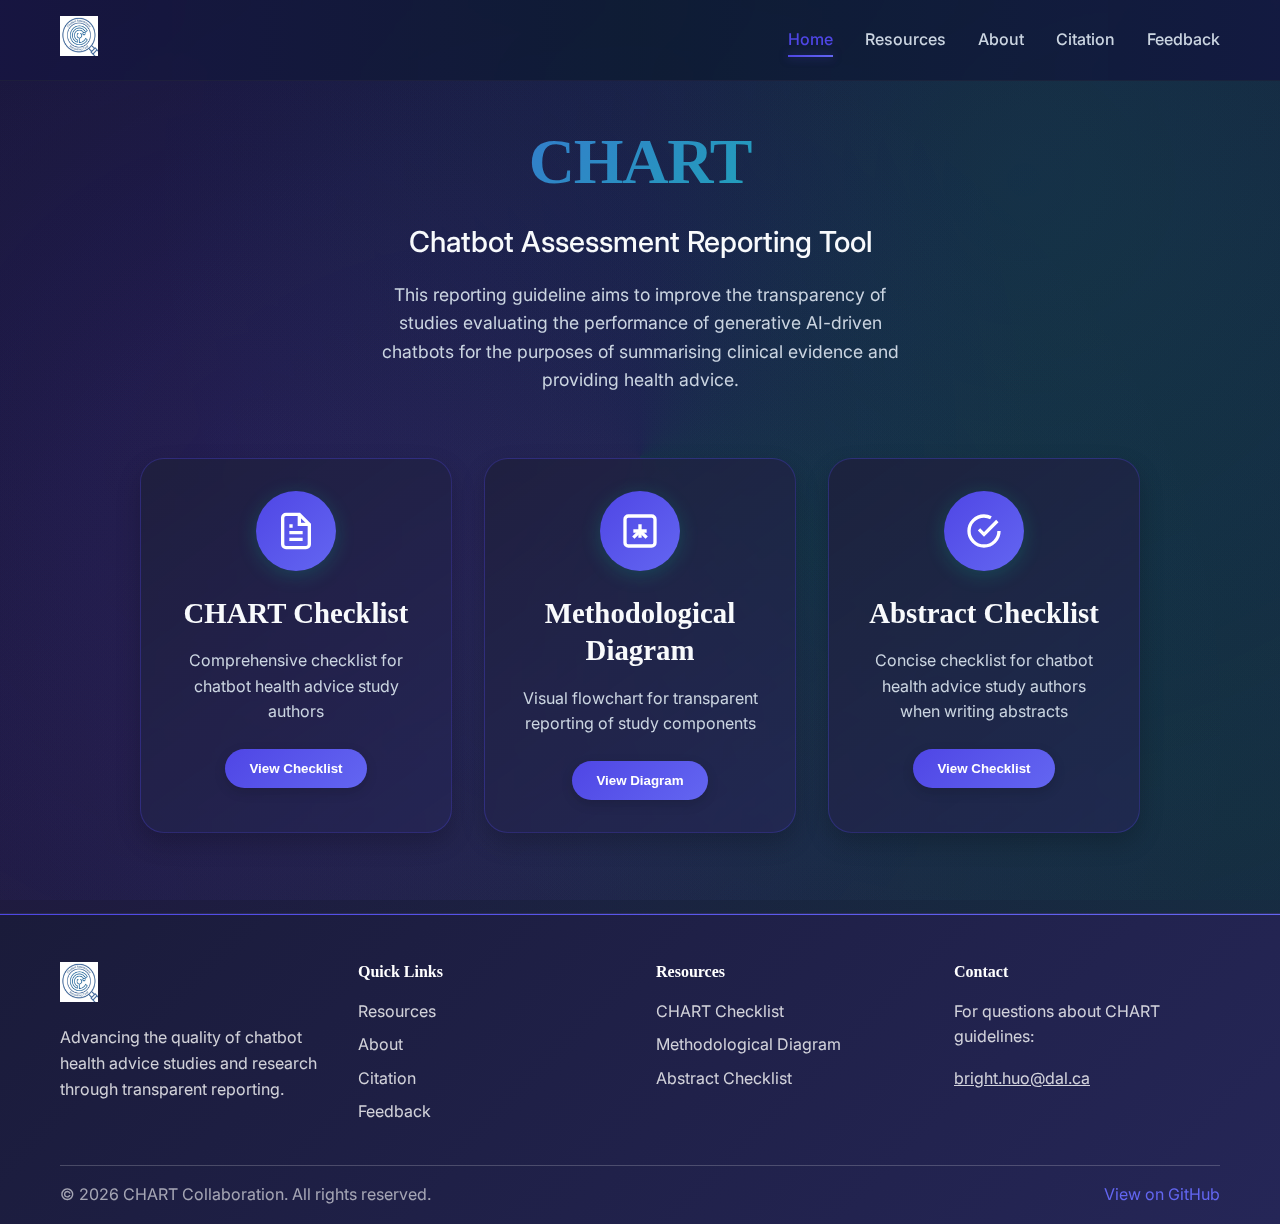
<file: index.html>
<!DOCTYPE html>
<html lang="en">
<head>
    <meta charset="UTF-8">
    <meta name="viewport" content="width=device-width, initial-scale=1.0">
    <title>CHART - Reporting Guideline for Chatbot Health Advice</title>
    <meta name="description" content="CHART: A comprehensive reporting guideline for Chatbot Health Advice studies. Includes full checklist, flow diagram, and abstract checklist.">
    <link rel="preconnect" href="https://fonts.googleapis.com">
    <link rel="preconnect" href="https://fonts.gstatic.com" crossorigin>
    <link href="https://fonts.googleapis.com/css2?family=Inter:wght@300;400;500;600;700;800&family=JetBrains+Mono:wght@400;500;600&family=Plus+Jakarta+Sans:wght@300;400;500;600;700;800&display=swap" rel="stylesheet">
    <link rel="stylesheet" href="style.css">
</head>
<body>
    <!-- Navigation Header -->
    <header class="header">
        <div class="container">
            <div class="nav-brand">
                <img src="CHARTlogo.png" alt="CHART Logo" class="logo">
            </div>
            <nav class="nav">
                <ul class="nav-list">
                    <li><a href="index.html" class="nav-link">Home</a></li>
                    <li><a href="resources.html" class="nav-link">Resources</a></li>
                    <li><a href="about.html" class="nav-link">About</a></li>
                    <li><a href="citation.html" class="nav-link">Citation</a></li>
                    <li><a href="feedback.html" class="nav-link">Feedback</a></li>
                </ul>
            </nav>
            <button class="mobile-menu-toggle" aria-label="Toggle mobile menu">
                <span></span>
                <span></span>
                <span></span>
            </button>
        </div>
    </header>

    <!-- Home Section -->
    <main class="home-page">
        <div class="container">
            <div class="hero-content">
                <h1 class="hero-title">CHART</h1>
                <p class="hero-subtitle"> Chatbot Assessment Reporting Tool</p>
                <p class="hero-description">This reporting guideline aims to improve the transparency of studies evaluating the performance of generative AI-driven chatbots for the purposes of summarising clinical evidence and providing health advice.</p>
            </div>
            
            <!-- Three Main Resource Icons -->
            <div class="resource-icons">
                <div class="resource-card" data-resource="full-checklist">
                    <div class="icon-wrapper">
                        <svg class="resource-icon" viewBox="0 0 24 24" fill="none" stroke="currentColor" stroke-width="2">
                            <path d="M14 2H6a2 2 0 0 0-2 2v16a2 2 0 0 0 2 2h12a2 2 0 0 0 2-2V8z"/>
                            <polyline points="14,2 14,8 20,8"/>
                            <line x1="16" y1="13" x2="8" y2="13"/>
                            <line x1="16" y1="17" x2="8" y2="17"/>
                            <polyline points="10,9 9,9 8,9"/>
                        </svg>
                    </div>
                    <h3>CHART Checklist</h3>
                    <p>Comprehensive checklist for chatbot health advice study authors</p>
                    <button class="icon-btn" onclick="openResource('FullCHecklist.pdf')">View Checklist</button>
                </div>
                
                <div class="resource-card" data-resource="flow-diagram">
                    <div class="icon-wrapper">
                        <svg class="resource-icon" viewBox="0 0 24 24" fill="none" stroke="currentColor" stroke-width="2">
                            <rect x="3" y="3" width="18" height="18" rx="2" ry="2"/>
                            <path d="M12 8v8"/>
                            <path d="M8 12h8"/>
                            <path d="M16 16l-4-4-4 4"/>
                        </svg>
                    </div>
                    <h3>Methodological Diagram</h3>
                    <p>Visual flowchart for transparent reporting of study components</p>
                    <button class="icon-btn" onclick="openResource('MethodologicalDiagram.pdf')">View Diagram</button>
                </div>
                
                <div class="resource-card" data-resource="abstract-checklist">
                    <div class="icon-wrapper">
                        <svg class="resource-icon" viewBox="0 0 24 24" fill="none" stroke="currentColor" stroke-width="2">
                            <path d="M9 11l3 3l8-8"/>
                            <path d="M21 12c0 4.97-4.03 9-9 9s-9-4.03-9-9s4.03-9 9-9c1.51 0 2.93.37 4.18 1.03"/>
                        </svg>
                    </div>
                    <h3>Abstract Checklist</h3>
                    <p>Concise checklist for chatbot health advice study authors when writing abstracts</p>
                    <button class="icon-btn" onclick="openResource('AbstractChecklist.pdf')">View Checklist</button>
                </div>
            </div>
        </div>
    </main>



    <!-- Footer -->
    <footer class="footer">
        <div class="container">
            <div class="footer-content">
                <div class="footer-section">
                    <img src="CHARTlogo.png" alt="CHART Logo" class="footer-logo">
                    <p>Advancing the quality of chatbot health advice studies and research through transparent reporting.</p>
                </div>
                <div class="footer-section">
                    <h4>Quick Links</h4>
                    <ul class="footer-links">
                        <li><a href="resources.html">Resources</a></li>
                        <li><a href="about.html">About</a></li>
                        <li><a href="citation.html">Citation</a></li>
                        <li><a href="feedback.html">Feedback</a></li>
                    </ul>
                </div>
                <div class="footer-section">
                    <h4>Resources</h4>
                    <ul class="footer-links">
                        <li><a href="FullCHecklist.pdf" target="_blank">CHART Checklist</a></li>
                        <li><a href="MethodologicalDiagram.pdf" target="_blank">Methodological Diagram</a></li>
                        <li><a href="AbstractChecklist.pdf" target="_blank">Abstract Checklist</a></li>
                    </ul>
                </div>
                <div class="footer-section">
                    <h4>Contact</h4>
                    <p>For questions about CHART guidelines:</p>
                    <p><a href="mailto:bright.huo@dal.ca" style="color: inherit;">bright.huo@dal.ca</a></p>
                </div>
            </div>
            <div class="footer-bottom">
                <p>&copy; <span id="year"></span> CHART Collaboration. All rights reserved.</p>
                <p><a href="https://github.com/AaronYuuu/guideline" target="_blank" rel="noopener">View on GitHub</a></p>
            </div>
        </div>
    </footer>

    <script src="script.js"></script>
</body>
</html>
</file>
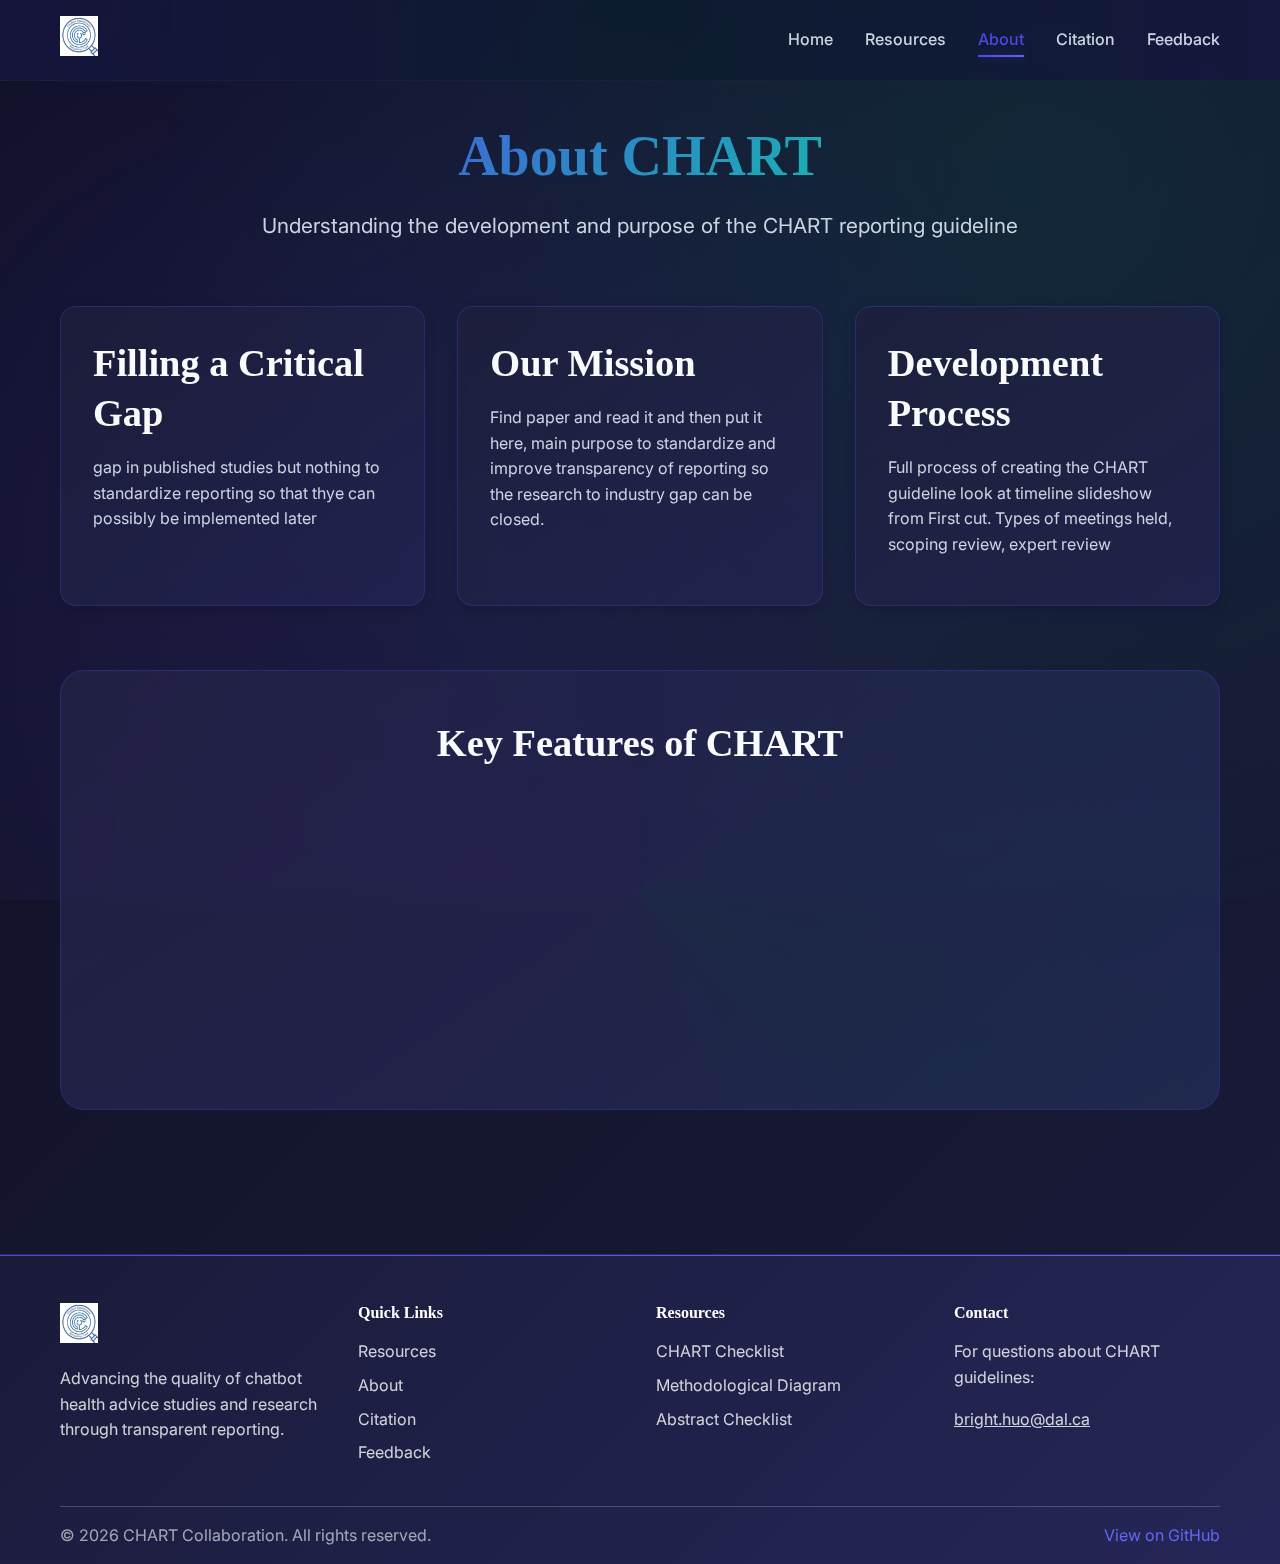
<file: about.html>
<!DOCTYPE html>
<html lang="en">
<head>
    <meta charset="UTF-8">
    <meta name="viewport" content="width=device-width, initial-scale=1.0">
    <title>About - CHART Reporting Guideline</title>
    <meta name="description" content="Learn about the CHART reporting guideline development and purpose.">
    <link rel="preconnect" href="https://fonts.googleapis.com">
    <link rel="preconnect" href="https://fonts.gstatic.com" crossorigin>
    <link href="https://fonts.googleapis.com/css2?family=Inter:wght@300;400;500;600;700;800&family=JetBrains+Mono:wght@400;500;600&family=Plus+Jakarta+Sans:wght@300;400;500;600;700;800&display=swap" rel="stylesheet">
    <link rel="stylesheet" href="style.css">
</head>
<body>
    <!-- Navigation Header -->
    <header class="header">
        <div class="container">
            <div class="nav-brand">
                <img src="CHARTlogo.png" alt="CHART Logo" class="logo">
            </div>
            <nav class="nav">
                <ul class="nav-list">
                    <li><a href="index.html" class="nav-link">Home</a></li>
                    <li><a href="resources.html" class="nav-link">Resources</a></li>
                    <li><a href="about.html" class="nav-link active">About</a></li>
                    <li><a href="citation.html" class="nav-link">Citation</a></li>
                    <li><a href="feedback.html" class="nav-link">Feedback</a></li>
                </ul>
            </nav>
            <button class="mobile-menu-toggle" aria-label="Toggle mobile menu">
                <span></span>
                <span></span>
                <span></span>
            </button>
        </div>
    </header>

    <!-- About Page Content -->
    <main class="page-content">
        <div class="container">
            <div class="page-header">
                <h1 class="page-title">About CHART</h1>
                <p class="page-subtitle">Understanding the development and purpose of the CHART reporting guideline</p>
            </div>

            <div class="content-grid">
                <div class="content-block">
                    <h2>Filling a Critical Gap</h2>
                    <p>
                        gap in published studies but nothing to standardize reporting so that thye can possibly be implemented later
                    </p>
                </div>
                <div class="content-block">
                    <h2>Our Mission</h2>
                    <p>
                    Find paper and read it and then put it here, main purpose to standardize and improve transparency of reporting so the research to industry gap can be closed.
                    </p>
                </div>
                <div class="content-block">
                    <h2>Development Process</h2>
                    <p>
                    Full process of creating the CHART guideline look at timeline slideshow from First cut. Types of meetings held, scoping review, expert review
                    </p>
                </div>
            </div>

            <div class="highlight-section">
                <h2>Key Features of CHART</h2>
                <div class="features-grid">
                    <div class="feature-item">
                        <div class="feature-icon">
                            <svg viewBox="0 0 24 24" fill="none" stroke="currentColor" stroke-width="2">
                                <path d="M12 2l3.09 6.26L22 9.27l-5 4.87 1.18 6.88L12 17.77l-6.18 3.25L7 14.14 2 9.27l6.91-1.01L12 2z"/>
                            </svg>
                        </div>
                        <h3>Evidence-Based</h3>
                        <p>Developed through a comprehensive scoping review and multiple expert consensus rounds including a Delphi consensus</p>
                    </div>
                    <div class="feature-item">
                        <div class="feature-icon">
                            <svg viewBox="0 0 24 24" fill="none" stroke="currentColor" stroke-width="2">
                                <path d="M21 16V8a2 2 0 0 0-1-1.73l-7-4a2 2 0 0 0-2 0l-7 4A2 2 0 0 0 3 8v8a2 2 0 0 0 1 1.73l7 4a2 2 0 0 0 2 0l7-4A2 2 0 0 0 21 16z"/>
                                <polyline points="3.27,6.96 12,12.01 20.73,6.96"/>
                                <line x1="12" y1="22.08" x2="12" y2="12"/>
                            </svg>
                        </div>
                        <h3>Comprehensive</h3>
                        <p>Covers all aspects of chatbot health advice study reporting</p>
                    </div>
                    <div class="feature-item">
                        <div class="feature-icon">
                            <svg viewBox="0 0 24 24" fill="none" stroke="currentColor" stroke-width="2">
                                <path d="M17 21v-2a4 4 0 0 0-4-4H5a4 4 0 0 0-4 4v2"/>
                                <circle cx="9" cy="7" r="4"/>
                                <path d="m22 21-3-3m0-1a7 7 0 1 1 0-14 7 7 0 0 1 0 14z"/>
                            </svg>
                        </div>
                        <h3>User-Friendly</h3>
                        <p>Designed for researchers, reviewers, and journal editors to easily understand if standards have been met</p>
                    </div>
                </div>
            </div>
        </div>
    </main>

 


    <!-- Footer -->
    <footer class="footer">
        <div class="container">
            <div class="footer-content">
                <div class="footer-section">
                    <img src="CHARTlogo.png" alt="CHART Logo" class="footer-logo">
                    <p>Advancing the quality of chatbot health advice studies and research through transparent reporting.</p>
                </div>
                <div class="footer-section">
                    <h4>Quick Links</h4>
                    <ul class="footer-links">
                        <li><a href="resources.html">Resources</a></li>
                        <li><a href="about.html">About</a></li>
                        <li><a href="citation.html">Citation</a></li>
                        <li><a href="feedback.html">Feedback</a></li>
                    </ul>
                </div>
                <div class="footer-section">
                    <h4>Resources</h4>
                    <ul class="footer-links">
                        <li><a href="FullCHecklist.pdf" target="_blank">CHART Checklist</a></li>
                        <li><a href="MethodologicalDiagram.pdf" target="_blank">Methodological Diagram</a></li>
                        <li><a href="AbstractChecklist.pdf" target="_blank">Abstract Checklist</a></li>
                    </ul>
                </div>
                <div class="footer-section">
                    <h4>Contact</h4>
                    <p>For questions about CHART guidelines:</p>
                    <p><a href="mailto:bright.huo@dal.ca" style="color: inherit;">bright.huo@dal.ca</a></p>
                </div>
            </div>
            <div class="footer-bottom">
                <p>&copy; <span id="year"></span> CHART Collaboration. All rights reserved.</p>
                <p><a href="https://github.com/AaronYuuu/guideline" target="_blank" rel="noopener">View on GitHub</a></p>
            </div>
        </div>
    </footer>
    
    <script src="script.js"></script>
</body>
</html>
</file>
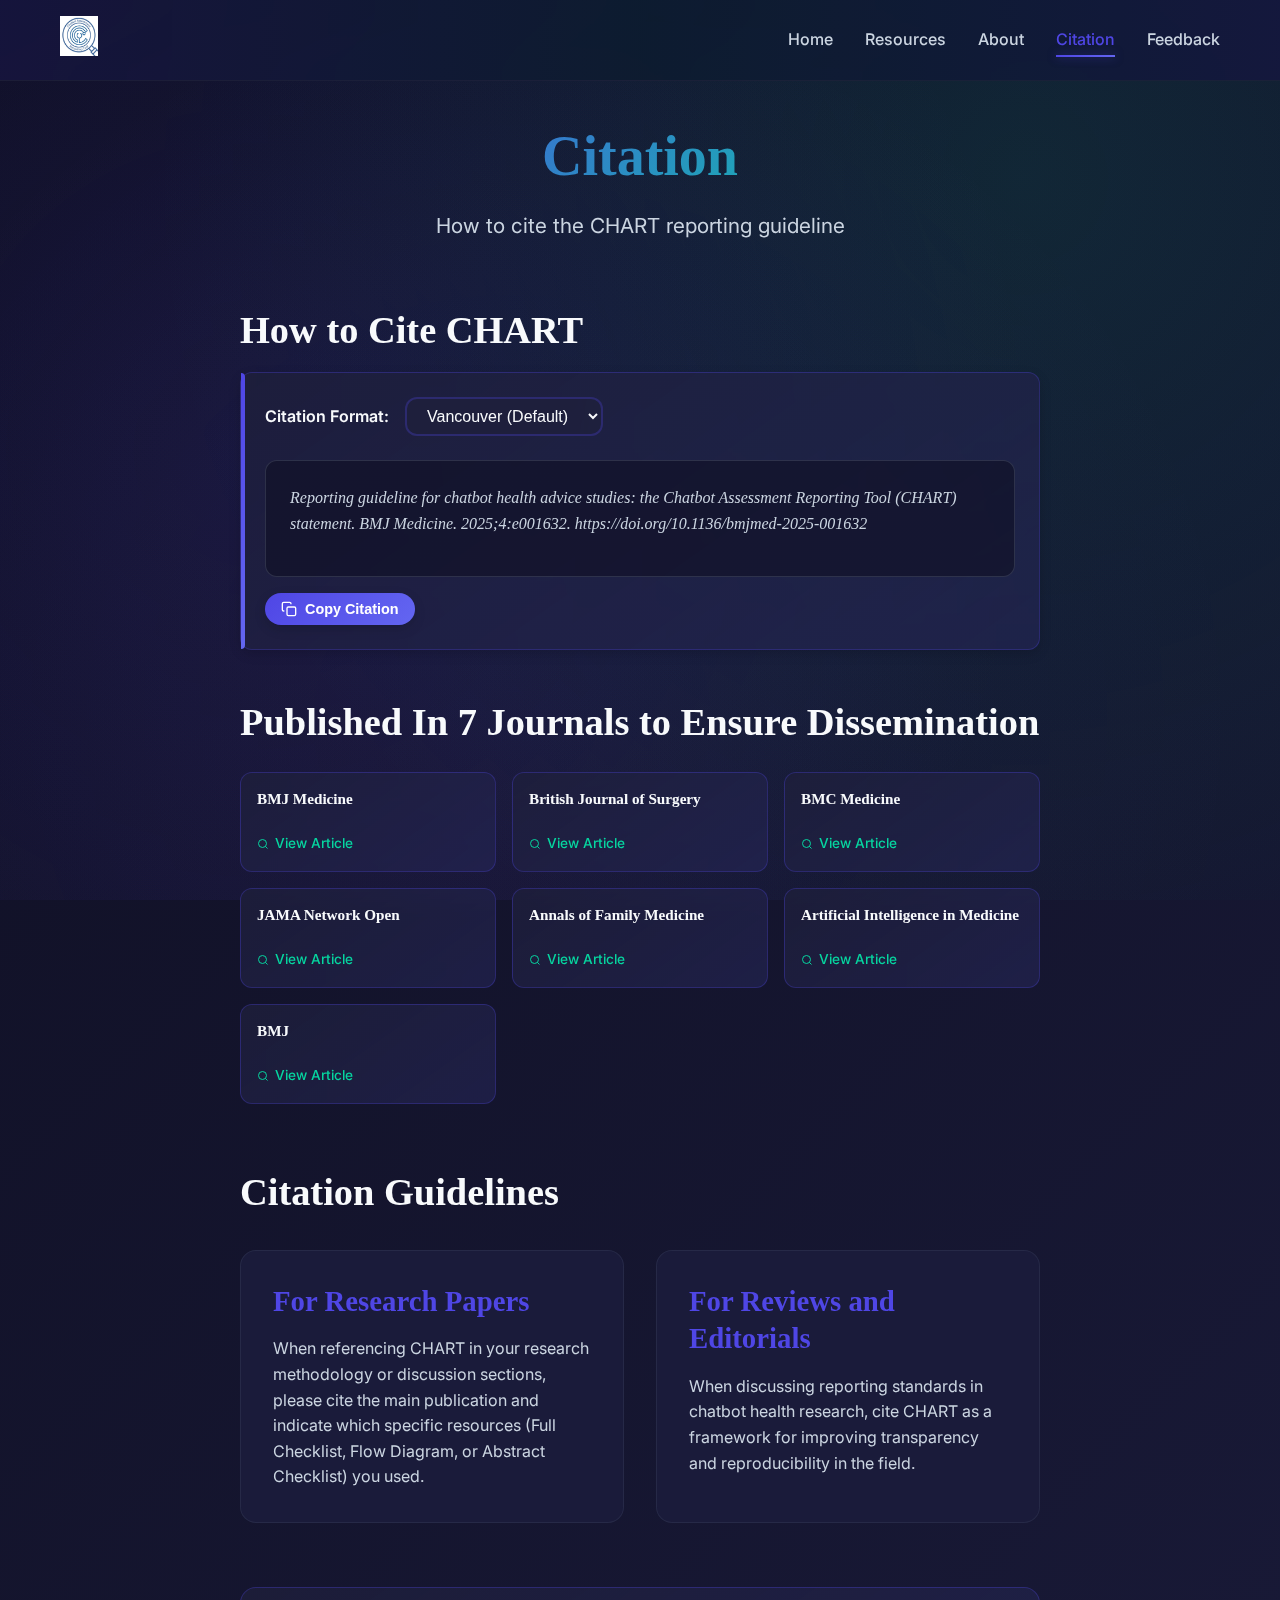
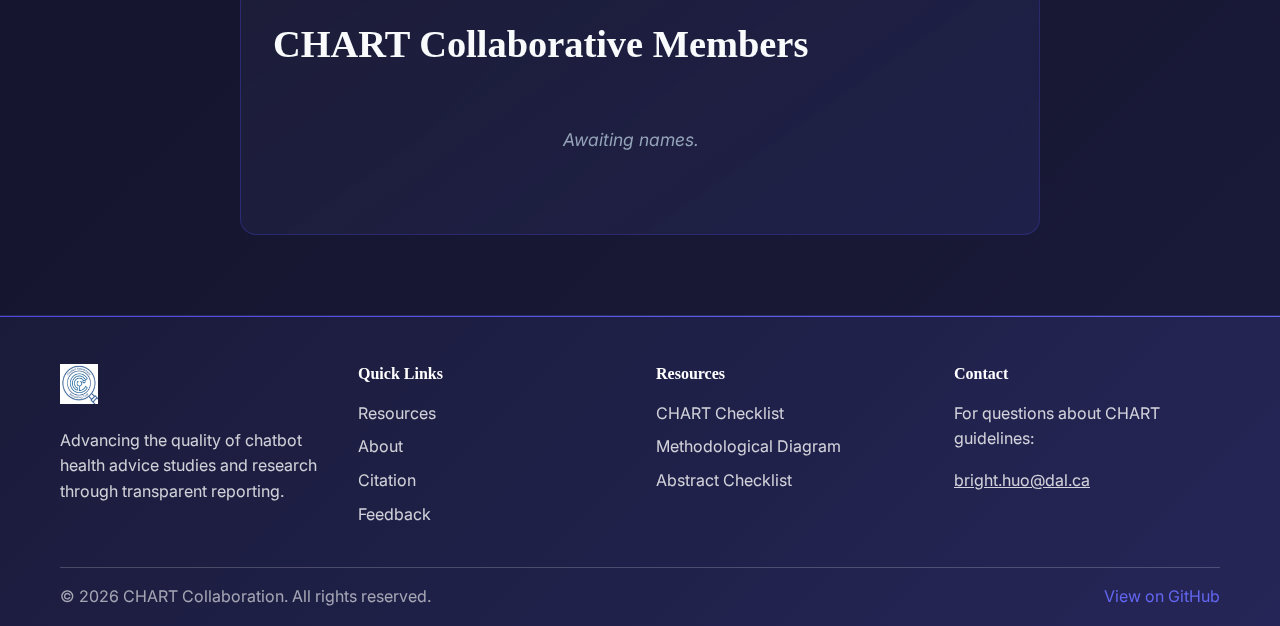
<file: citation.html>
<!DOCTYPE html>
<html lang="en">
<head>
    <meta charset="UTF-8">
    <meta name="viewport" content="width=device-width, initial-scale=1.0">
    <title>Citation - CHART Reporting Guideline</title>
    <meta name="description" content="How to cite the CHART reporting guideline in various formats.">
    <link rel="preconnect" href="https://fonts.googleapis.com">
    <link rel="preconnect" href="https://fonts.gstatic.com" crossorigin>
    <link href="https://fonts.googleapis.com/css2?family=Inter:wght@300;400;500;600;700;800&family=JetBrains+Mono:wght@400;500;600&family=Plus+Jakarta+Sans:wght@300;400;500;600;700;800&display=swap" rel="stylesheet">
    <link rel="stylesheet" href="style.css">
</head>
<body>
    <!-- Navigation Header -->
    <header class="header">
        <div class="container">
            <div class="nav-brand">
                <img src="CHARTlogo.png" alt="CHART Logo" class="logo">
            </div>
            <nav class="nav">
                <ul class="nav-list">
                    <li><a href="index.html" class="nav-link">Home</a></li>
                    <li><a href="resources.html" class="nav-link">Resources</a></li>
                    <li><a href="about.html" class="nav-link">About</a></li>
                    <li><a href="citation.html" class="nav-link active">Citation</a></li>
                    <li><a href="feedback.html" class="nav-link">Feedback</a></li>
                </ul>
            </nav>
            <button class="mobile-menu-toggle" aria-label="Toggle mobile menu">
                <span></span>
                <span></span>
                <span></span>
            </button>
        </div>
    </header>

    <!-- Citation Page Content -->
    <main class="page-content">
        <div class="container">
            <div class="page-header">
                <h1 class="page-title">Citation</h1>
                <p class="page-subtitle">How to cite the CHART reporting guideline</p>
            </div>

            <div class="citation-content">
                <div class="citation-block">
                    <h2>How to Cite CHART</h2>
                    <div class="citation-box">
                        <div class="citation-controls">
                            <label for="citationFormat">Citation Format:</label>
                            <select id="citationFormat" onchange="updateCitationFormat()">
                                <option value="vancouver">Vancouver (Default)</option>
                                <option value="apa">APA</option>
                                <option value="mla">MLA</option>
                            </select>
                        </div>
                        <div class="citation-text-container">
                            <p id="citationText" class="citation-text">
                                Reporting guideline for chatbot health advice studies: the Chatbot Assessment Reporting Tool (CHART) statement. BMJ Medicine. 2025;4:e001632. https://doi.org/10.1136/bmjmed-2025-001632
                            </p>
                        </div>
                        <button class="copy-citation" onclick="copyCitation()">
                            <svg viewBox="0 0 24 24" fill="none" stroke="currentColor" stroke-width="2">
                                <rect x="9" y="9" width="13" height="13" rx="2" ry="2"/>
                                <path d="M5 15H4a2 2 0 0 1-2-2V4a2 2 0 0 1 2-2h9a2 2 0 0 1 2 2v1"/>
                            </svg>
                            Copy Citation
                        </button>
                    </div>
                </div>
                
                <div class="citation-block">
                    <h2>Published In 7 Journals to Ensure Dissemination</h2>
                    <div class="journals-grid">
                        <div class="journal-item">
                            <h3>BMJ Medicine</h3>
                            <a href="https://bit.ly/CHARTbmjmed" target="_blank" class="journal-link">
                                <svg class="search-icon" viewBox="0 0 24 24" fill="none" stroke="currentColor" stroke-width="2">
                                    <circle cx="11" cy="11" r="8"/>
                                    <path d="m21 21-4.35-4.35"/>
                                </svg>
                                View Article
                            </a>
                        </div>
                        <div class="journal-item">
                            <h3>British Journal of Surgery</h3>
                            <a href="https://bit.ly/CHARTbjs" target="_blank" class="journal-link">
                                <svg class="search-icon" viewBox="0 0 24 24" fill="none" stroke="currentColor" stroke-width="2">
                                    <circle cx="11" cy="11" r="8"/>
                                    <path d="m21 21-4.35-4.35"/>
                                </svg>
                                View Article
                            </a>
                        </div>
                        <div class="journal-item">
                            <h3>BMC Medicine</h3>
                            <a href="https://bit.ly/CHARTbmc" target="_blank" class="journal-link">
                                <svg class="search-icon" viewBox="0 0 24 24" fill="none" stroke="currentColor" stroke-width="2">
                                    <circle cx="11" cy="11" r="8"/>
                                    <path d="m21 21-4.35-4.35"/>
                                </svg>
                                View Article
                            </a>
                        </div>
                        <div class="journal-item">
                            <h3>JAMA Network Open</h3>
                            <a href="https://bit.ly/CHARTjamao" target="_blank" class="journal-link">
                                <svg class="search-icon" viewBox="0 0 24 24" fill="none" stroke="currentColor" stroke-width="2">
                                    <circle cx="11" cy="11" r="8"/>
                                    <path d="m21 21-4.35-4.35"/>
                                </svg>
                                View Article
                            </a>
                        </div>
                        <div class="journal-item">
                            <h3>Annals of Family Medicine</h3>
                            <a href="https://bit.ly/CHARTannfam" target="_blank" class="journal-link">
                                <svg class="search-icon" viewBox="0 0 24 24" fill="none" stroke="currentColor" stroke-width="2">
                                    <circle cx="11" cy="11" r="8"/>
                                    <path d="m21 21-4.35-4.35"/>
                                </svg>
                                View Article
                            </a>
                        </div>
                        <div class="journal-item">
                            <h3>Artificial Intelligence in Medicine</h3>
                            <a href="https://bit.ly/CHARTartmed" target="_blank" class="journal-link">
                                <svg class="search-icon" viewBox="0 0 24 24" fill="none" stroke="currentColor" stroke-width="2">
                                    <circle cx="11" cy="11" r="8"/>
                                    <path d="m21 21-4.35-4.35"/>
                                </svg>
                                View Article
                            </a>
                        </div>
                        <div class="journal-item">
                            <h3>BMJ</h3>
                            <a href="https://bit.ly/CHARTbmj" target="_blank" class="journal-link">
                                <svg class="search-icon" viewBox="0 0 24 24" fill="none" stroke="currentColor" stroke-width="2">
                                    <circle cx="11" cy="11" r="8"/>
                                    <path d="m21 21-4.35-4.35"/>
                                </svg>
                                View Article
                            </a>
                        </div>
                    </div>
                </div>

                <div class="citation-guidelines">
                    <h2>Citation Guidelines</h2>
                    <div class="guidelines-grid">
                        <div class="guideline-item">
                            <h3>For Research Papers</h3>
                            <p>When referencing CHART in your research methodology or discussion sections, please cite the main publication and indicate which specific resources (Full Checklist, Flow Diagram, or Abstract Checklist) you used.</p>
                        </div>
                        <div class="guideline-item">
                            <h3>For Reviews and Editorials</h3>
                            <p>When discussing reporting standards in chatbot health research, cite CHART as a framework for improving transparency and reproducibility in the field.</p>
                        </div>
                    </div>
                </div>

                <div class="collaborative-members">
                    <h2>CHART Collaborative Members</h2>
                    <div class="members-content">
                        <p class="members-placeholder">Awaiting names.</p>
                    </div>
                </div>
            </div>
        </div>
    </main>




    <!-- Footer -->
    <footer class="footer">
        <div class="container">
            <div class="footer-content">
                <div class="footer-section">
                    <img src="CHARTlogo.png" alt="CHART Logo" class="footer-logo">
                    <p>Advancing the quality of chatbot health advice studies and research through transparent reporting.</p>
                </div>
                <div class="footer-section">
                    <h4>Quick Links</h4>
                    <ul class="footer-links">
                        <li><a href="resources.html">Resources</a></li>
                        <li><a href="about.html">About</a></li>
                        <li><a href="citation.html">Citation</a></li>
                        <li><a href="feedback.html">Feedback</a></li>
                    </ul>
                </div>
                <div class="footer-section">
                    <h4>Resources</h4>
                    <ul class="footer-links">
                        <li><a href="FullCHecklist.pdf" target="_blank">CHART Checklist</a></li>
                        <li><a href="MethodologicalDiagram.pdf" target="_blank">Methodological Diagram</a></li>
                        <li><a href="AbstractChecklist.pdf" target="_blank">Abstract Checklist</a></li>
                    </ul>
                </div>
                <div class="footer-section">
                    <h4>Contact</h4>
                    <p>For questions about CHART guidelines:</p>
                    <p><a href="mailto:bright.huo@dal.ca" style="color: inherit;">bright.huo@dal.ca</a></p>
                </div>
            </div>
            <div class="footer-bottom">
                <p>&copy; <span id="year"></span> CHART Collaboration. All rights reserved.</p>
                <p><a href="https://github.com/AaronYuuu/guideline" target="_blank" rel="noopener">View on GitHub</a></p>
            </div>
        </div>
    </footer>

    <script src="script.js"></script>
</body>
</html>
</file>
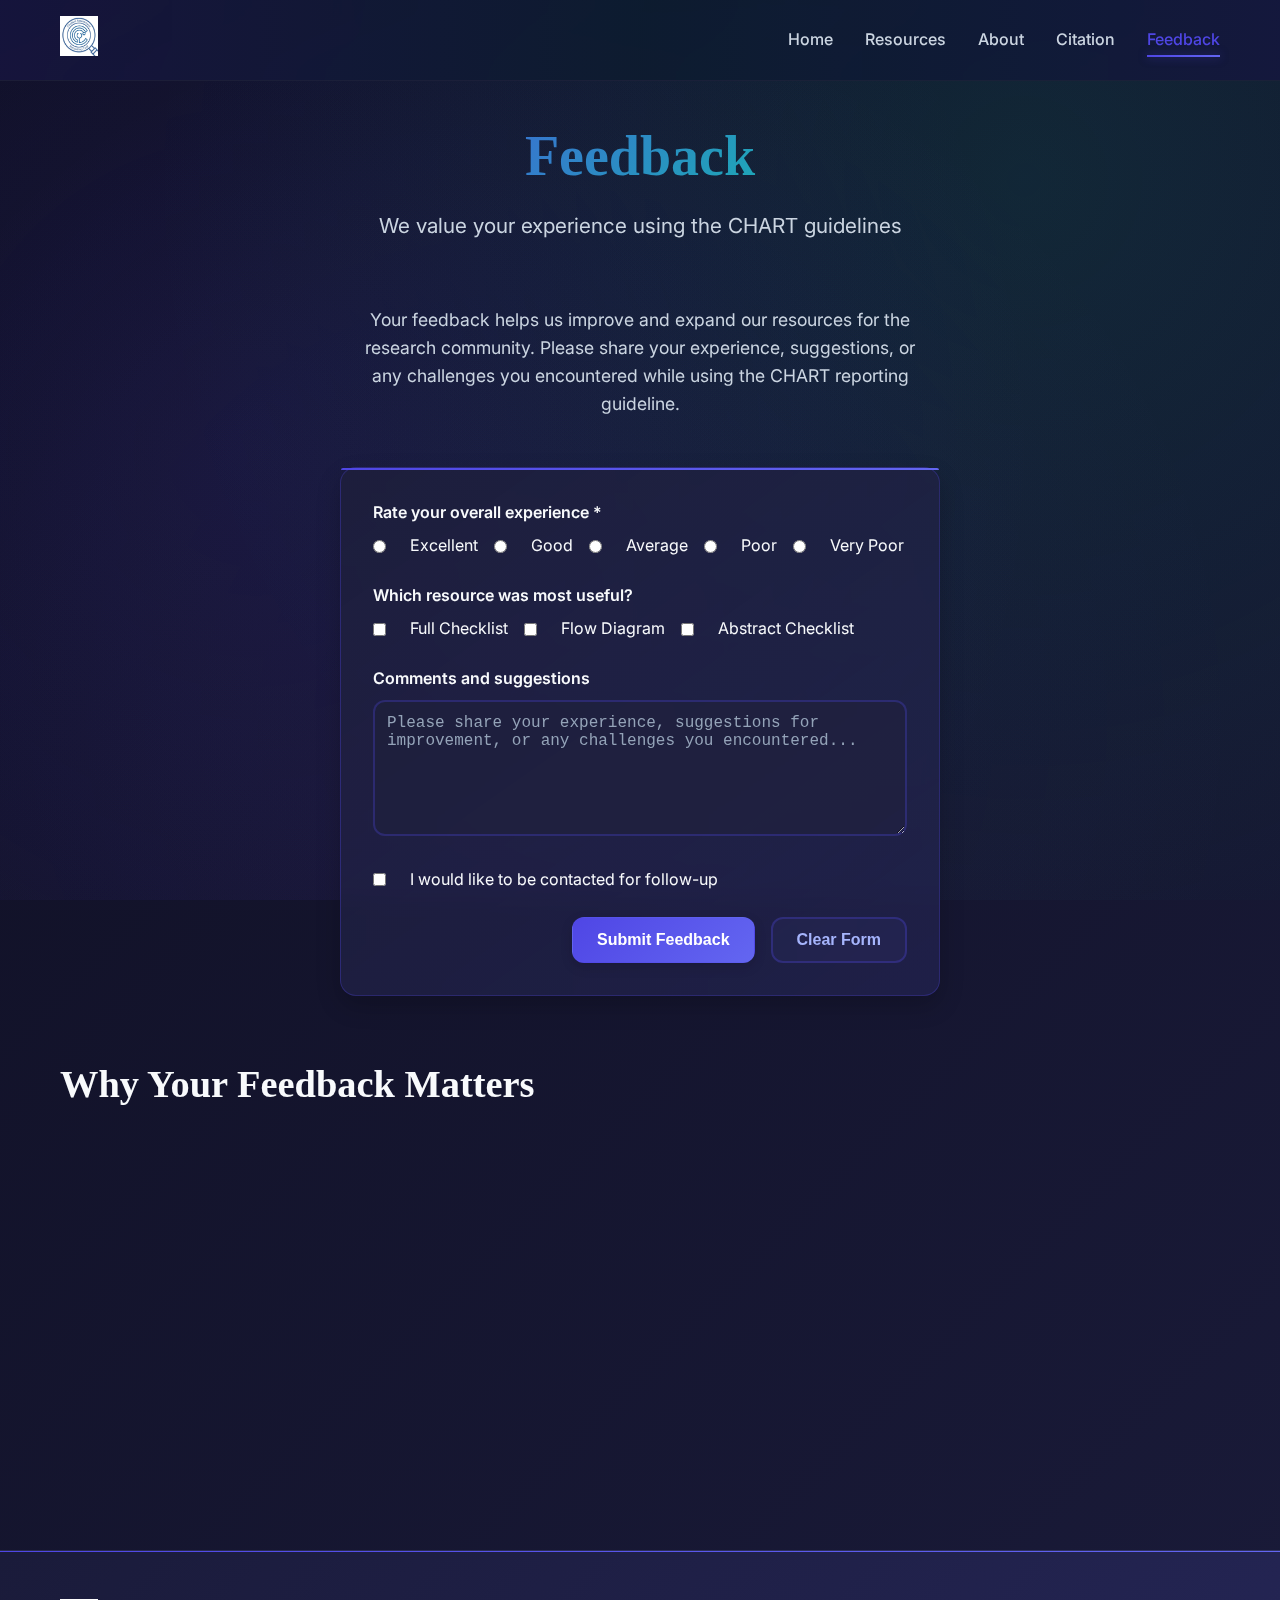
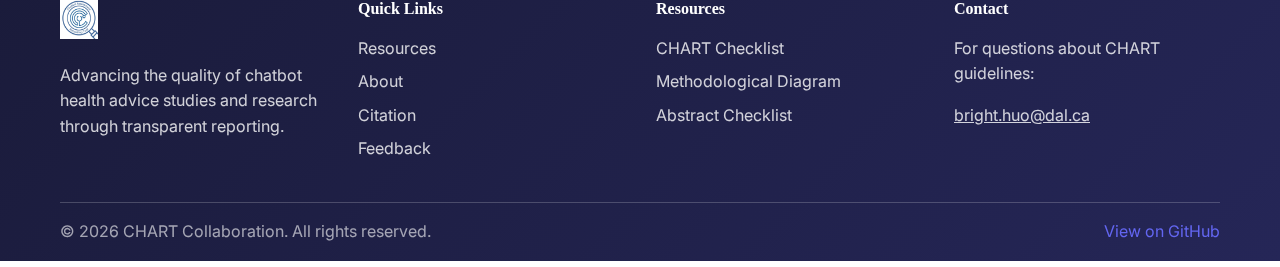
<file: feedback.html>
<!DOCTYPE html>
<html lang="en">
<head>
    <meta charset="UTF-8">
    <meta name="viewport" content="width=device-width, initial-scale=1.0">
    <title>Feedback - CHART Reporting Guideline</title>
    <meta name="description" content="Provide feedback on your experience using the CHART reporting guideline.">
    <link rel="preconnect" href="https://fonts.googleapis.com">
    <link rel="preconnect" href="https://fonts.gstatic.com" crossorigin>
    <link href="https://fonts.googleapis.com/css2?family=Inter:wght@300;400;500;600;700;800&family=JetBrains+Mono:wght@400;500;600&family=Plus+Jakarta+Sans:wght@300;400;500;600;700;800&display=swap" rel="stylesheet">
    <link rel="stylesheet" href="style.css">
</head>
<body>
    <!-- Navigation Header -->
    <header class="header">
        <div class="container">
            <div class="nav-brand">
                <img src="CHARTlogo.png" alt="CHART Logo" class="logo">
            </div>
            <nav class="nav">
                <ul class="nav-list">
                    <li><a href="index.html" class="nav-link">Home</a></li>
                    <li><a href="resources.html" class="nav-link">Resources</a></li>
                    <li><a href="about.html" class="nav-link">About</a></li>
                    <li><a href="citation.html" class="nav-link">Citation</a></li>
                    <li><a href="feedback.html" class="nav-link active">Feedback</a></li>
                </ul>
            </nav>
            <button class="mobile-menu-toggle" aria-label="Toggle mobile menu">
                <span></span>
                <span></span>
                <span></span>
            </button>
        </div>
    </header>

    <!-- Feedback Page Content -->
    <main class="page-content">
        <div class="container">
            <div class="page-header">
                <h1 class="page-title">Feedback</h1>
                <p class="page-subtitle">We value your experience using the CHART guidelines</p>
            </div>

            <div class="feedback-intro">
                <p>Your feedback helps us improve and expand our resources for the research community. Please share your experience, suggestions, or any challenges you encountered while using the CHART reporting guideline.</p>
            </div>
            
            <form id="feedbackForm" class="feedback-form" action="https://formspree.io/f/mwprvngr" method="POST">
                <input type="hidden" name="_subject" value="New CHART Feedback Submission" />
                <input type="hidden" name="_next" value="https://aaronyuuu.github.io/guideline/feedback.html?success=true" />
                <input type="text" name="_gotcha" style="display:none" />
                
                <div class="form-group">
                    <label for="experience">Rate your overall experience *</label>
                    <div class="rating-group">
                        <input type="radio" id="rating5" name="rating" value="5" required>
                        <label for="rating5">Excellent</label>
                        <input type="radio" id="rating4" name="rating" value="4" required>
                        <label for="rating4">Good</label>
                        <input type="radio" id="rating3" name="rating" value="3" required>
                        <label for="rating3">Average</label>
                        <input type="radio" id="rating2" name="rating" value="2" required>
                        <label for="rating2">Poor</label>
                        <input type="radio" id="rating1" name="rating" value="1" required>
                        <label for="rating1">Very Poor</label>
                    </div>
                </div>

                <div class="form-group">
                    <label for="mostUseful">Which resource was most useful?</label>
                    <div class="checkbox-group">
                        <input type="checkbox" id="useful-full" name="useful" value="full-checklist">
                        <label for="useful-full">Full Checklist</label>
                        <input type="checkbox" id="useful-flow" name="useful" value="flow-diagram">
                        <label for="useful-flow">Flow Diagram</label>
                        <input type="checkbox" id="useful-abstract" name="useful" value="abstract-checklist">
                        <label for="useful-abstract">Abstract Checklist</label>
                    </div>
                </div>

                <div class="form-group">
                    <label for="comments">Comments and suggestions</label>
                    <textarea id="comments" name="comments" rows="6" placeholder="Please share your experience, suggestions for improvement, or any challenges you encountered..."></textarea>
                </div>

                <div class="form-group">
                    <div class="checkbox-group">
                        <input type="checkbox" id="followUp" name="followUp" value="yes">
                        <label for="followUp">I would like to be contacted for follow-up</label>
                    </div>
                </div>

                <div id="emailGroup" class="form-group" style="display: none;">
                    <label for="email">Email address for follow-up *</label>
                    <input type="email" id="email" name="email" placeholder="Enter your email address">
                </div>
                <div class="form-actions">
                    <button type="submit" class="btn btn-primary">Submit Feedback</button>
                    <button type="reset" class="btn btn-secondary">Clear Form</button>
                </div>
            </form>

            <div class="feedback-info">
                <h2>Why Your Feedback Matters</h2>
                <div class="info-grid">
                    <div class="info-item">
                        <div class="info-icon">
                            <svg viewBox="0 0 24 24" fill="none" stroke="currentColor" stroke-width="2">
                                <path d="M13 2L3 14h9l-1 8 10-12h-9l1-8z"/>
                            </svg>
                        </div>
                        <h3>Improve Usability</h3>
                        <p>Your input helps us identify areas where the guidelines can be clearer or more user-friendly.</p>
                    </div>
                    <div class="info-item">
                        <div class="info-icon">
                            <svg viewBox="0 0 24 24" fill="none" stroke="currentColor" stroke-width="2">
                                <path d="M12 2l3.09 6.26L22 9.27l-5 4.87 1.18 6.88L12 17.77l-6.18 3.25L7 14.14 2 9.27l6.91-1.01L12 2z"/>
                            </svg>
                        </div>
                        <h3>Enhance Quality</h3>
                        <p>Feedback from real users ensures our guidelines remain relevant and effective for the research community.</p>
                    </div>
                    <div class="info-item">
                        <div class="info-icon">
                            <svg viewBox="0 0 24 24" fill="none" stroke="currentColor" stroke-width="2">
                                <path d="M21 16V8a2 2 0 0 0-1-1.73l-7-4a2 2 0 0 0-2 0l-7 4A2 2 0 0 0 3 8v8a2 2 0 0 0 1 1.73l7 4a2 2 0 0 0 2 0l7-4A2 2 0 0 0 21 16z"/>
                                <polyline points="3.27,6.96 12,12.01 20.73,6.96"/>
                                <line x1="12" y1="22.08" x2="12" y2="12"/>
                            </svg>
                        </div>
                        <h3>Guide Development</h3>
                        <p>Your suggestions help us prioritize future updates and new resources for the CHART framework.</p>
                    </div>
                </div>
            </div>
        </div>
    </main>




    <!-- Footer -->
    <footer class="footer">
        <div class="container">
            <div class="footer-content">
                <div class="footer-section">
                    <img src="CHARTlogo.png" alt="CHART Logo" class="footer-logo">
                    <p>Advancing the quality of chatbot health advice studies and research through transparent reporting.</p>
                </div>
                <div class="footer-section">
                    <h4>Quick Links</h4>
                    <ul class="footer-links">
                        <li><a href="resources.html">Resources</a></li>
                        <li><a href="about.html">About</a></li>
                        <li><a href="citation.html">Citation</a></li>
                        <li><a href="feedback.html">Feedback</a></li>
                    </ul>
                </div>
                <div class="footer-section">
                    <h4>Resources</h4>
                    <ul class="footer-links">
                        <li><a href="FullCHecklist.pdf" target="_blank">CHART Checklist</a></li>
                        <li><a href="MethodologicalDiagram.pdf" target="_blank">Methodological Diagram</a></li>
                        <li><a href="AbstractChecklist.pdf" target="_blank">Abstract Checklist</a></li>
                    </ul>
                </div>
                <div class="footer-section">
                    <h4>Contact</h4>
                    <p>For questions about CHART guidelines:</p>
                    <p><a href="mailto:bright.huo@dal.ca" style="color: inherit;">bright.huo@dal.ca</a></p>
                </div>
            </div>
            <div class="footer-bottom">
                <p>&copy; <span id="year"></span> CHART Collaboration. All rights reserved.</p>
                <p><a href="https://github.com/AaronYuuu/guideline" target="_blank" rel="noopener">View on GitHub</a></p>
            </div>
        </div>
    </footer>

    <script src="script.js"></script>
</body>
</html>
</file>
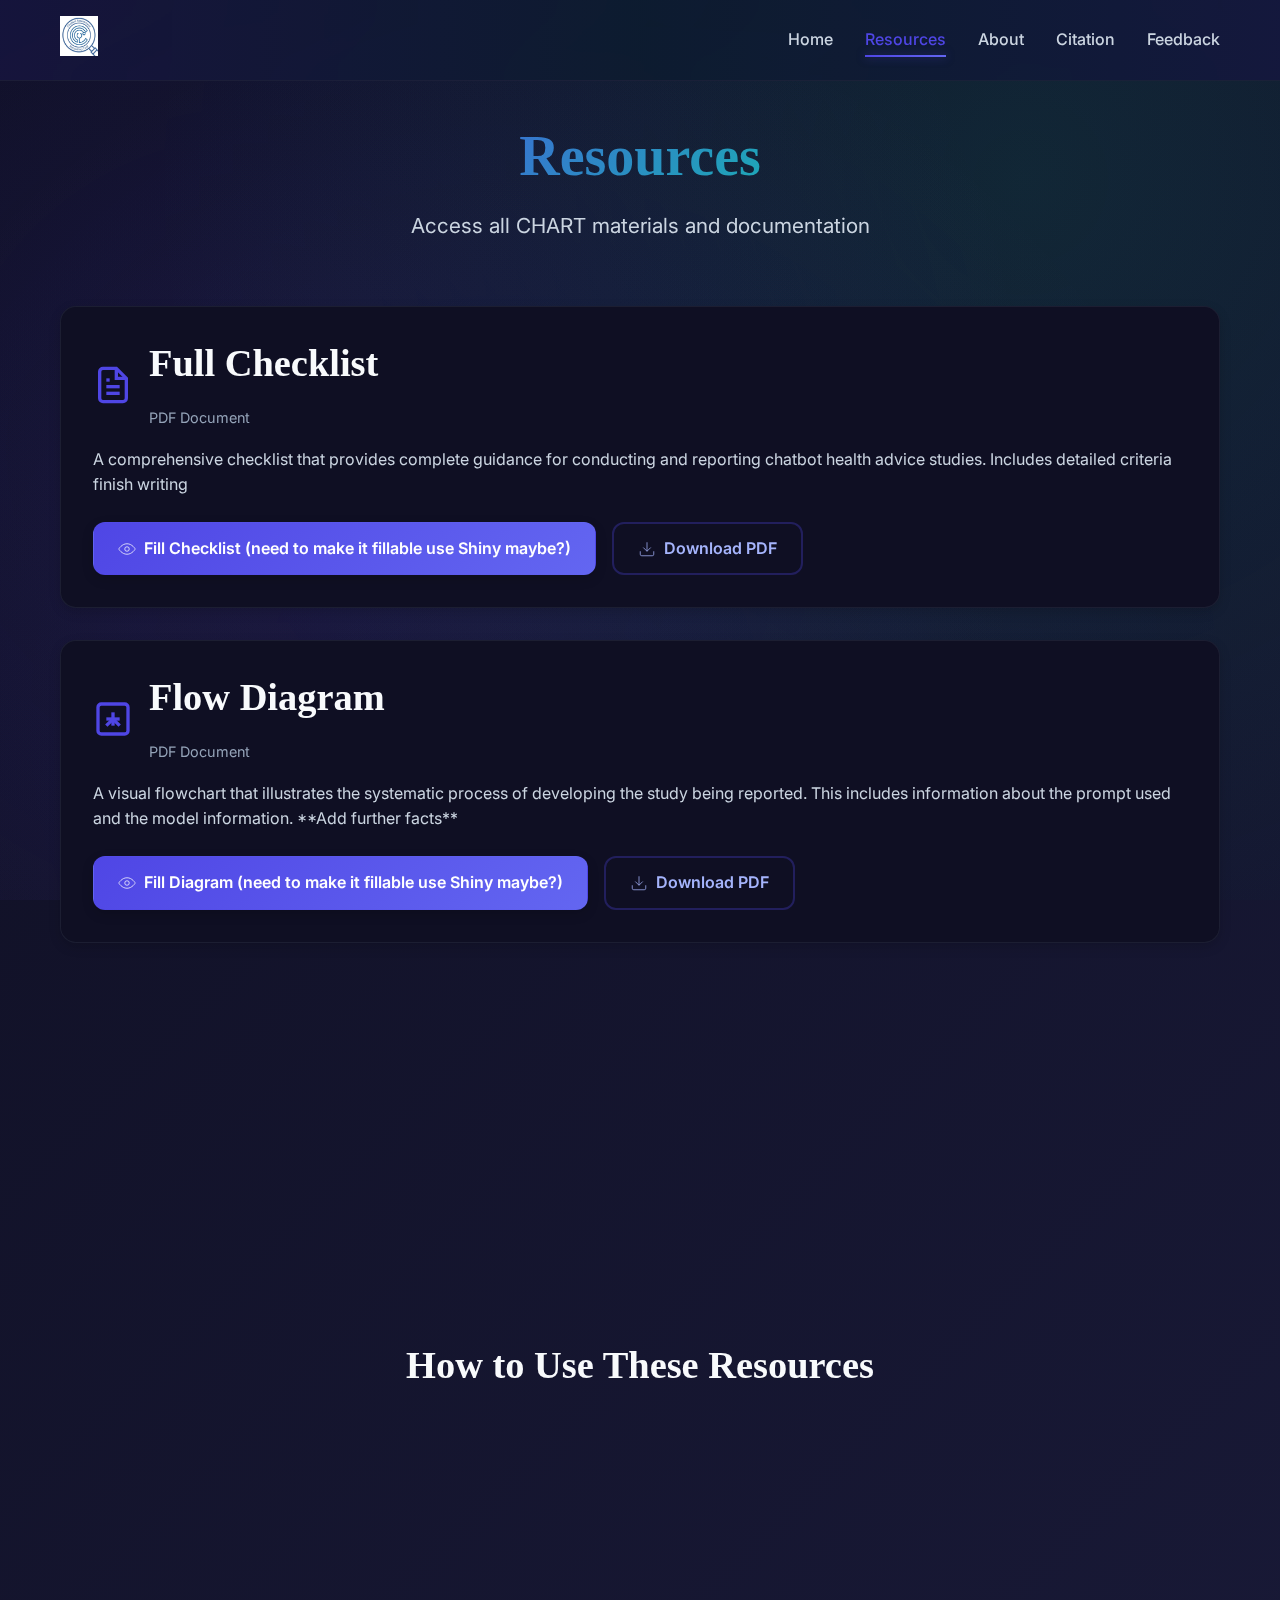
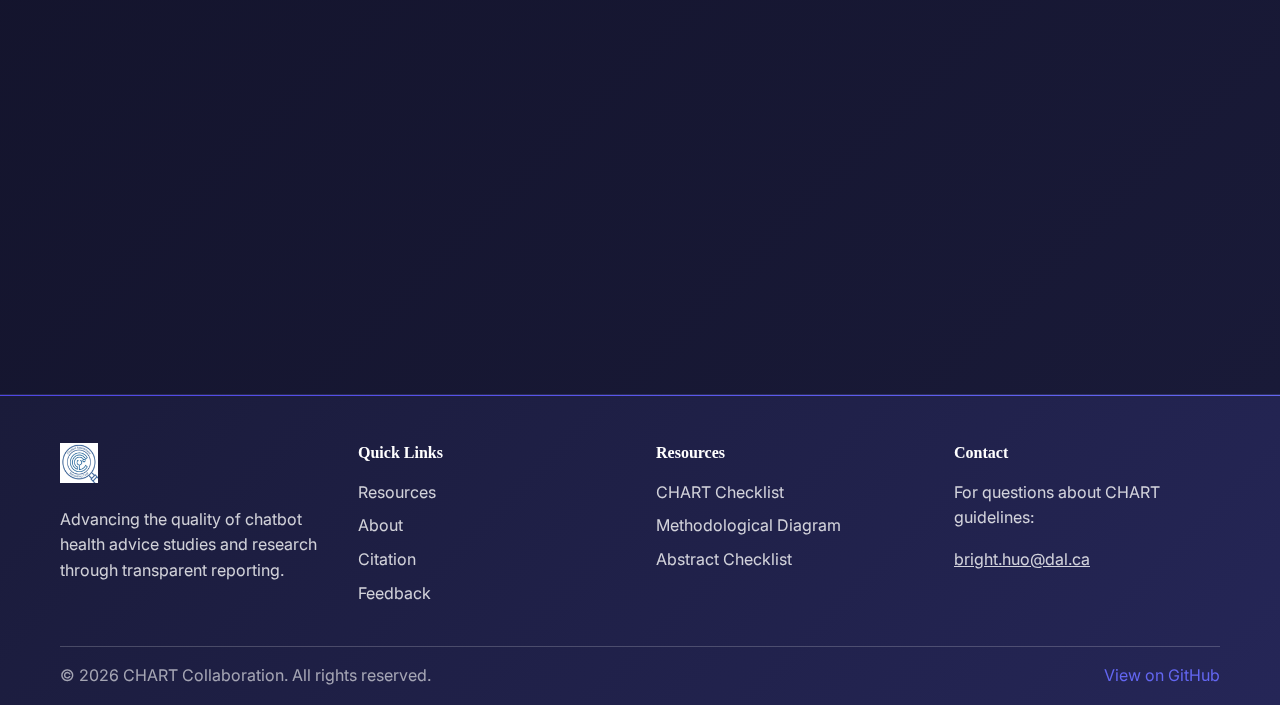
<file: resources.html>
<!DOCTYPE html>
<html lang="en">
<head>
    <meta charset="UTF-8">
    <meta name="viewport" content="width=device-width, initial-scale=1.0">
    <title>Resources - CHART Reporting Guideline</title>
    <meta name="description" content="Download and access CHART resources including full checklist, flow diagram, and abstract checklist.">
    <link rel="preconnect" href="https://fonts.googleapis.com">
    <link rel="preconnect" href="https://fonts.gstatic.com" crossorigin>
    <link href="https://fonts.googleapis.com/css2?family=Inter:wght@300;400;500;600;700;800&family=JetBrains+Mono:wght@400;500;600&family=Plus+Jakarta+Sans:wght@300;400;500;600;700;800&display=swap" rel="stylesheet">
    <link rel="stylesheet" href="style.css">
</head>
<body>
    <!-- Navigation Header -->
    <header class="header">
        <div class="container">
            <div class="nav-brand">
                <img src="CHARTlogo.png" alt="CHART Logo" class="logo">
            </div>
            <nav class="nav">
                <ul class="nav-list">
                    <li><a href="index.html" class="nav-link">Home</a></li>
                    <li><a href="resources.html" class="nav-link active">Resources</a></li>
                    <li><a href="about.html" class="nav-link">About</a></li>
                    <li><a href="citation.html" class="nav-link">Citation</a></li>
                    <li><a href="feedback.html" class="nav-link">Feedback</a></li>
                </ul>
            </nav>
            <button class="mobile-menu-toggle" aria-label="Toggle mobile menu">
                <span></span>
                <span></span>
                <span></span>
            </button>
        </div>
    </header>

    <!-- Resources Page Content -->
    <main class="page-content">
        <div class="container">
            <div class="page-header">
                <h1 class="page-title">Resources</h1>
                <p class="page-subtitle">Access all CHART materials and documentation</p>
            </div>
            
            <div class="resource-detailed">
                <div class="resource-item">
                    <div class="resource-header">
                        <div class="resource-meta">
                            <svg class="resource-type-icon" viewBox="0 0 24 24" fill="none" stroke="currentColor" stroke-width="2">
                                <path d="M14 2H6a2 2 0 0 0-2 2v16a2 2 0 0 0 2 2h12a2 2 0 0 0 2-2V8z"/>
                                <polyline points="14,2 14,8 20,8"/>
                                <line x1="16" y1="13" x2="8" y2="13"/>
                                <line x1="16" y1="17" x2="8" y2="17"/>
                                <polyline points="10,9 9,9 8,9"/>
                            </svg>
                            <div>
                                <h2>Full Checklist</h2>
                                <span class="resource-type">PDF Document</span>
                            </div>
                        </div>
                    </div>
                    <p class="resource-description">
                        A comprehensive checklist that provides complete guidance for conducting and reporting chatbot health advice studies. Includes detailed criteria finish writing 
                    </p>
                    <div class="resource-actions">
                        <a href="FullCHecklist.pdf" class="btn btn-primary" target="_blank" rel="noopener">
                            <svg width="18" height="18" viewBox="0 0 24 24" fill="none" stroke="currentColor"><path d="M1 12s4-7 11-7 11 7 11 7-4 7-11 7S1 12 1 12z"/><circle cx="12" cy="12" r="3"/></svg>
                            Fill Checklist (need to make it fillable use Shiny maybe?)
                        </a>
                        <a href="FullCHecklist.pdf" class="btn btn-secondary" download>
                            <svg width="18" height="18" viewBox="0 0 24 24" fill="none" stroke="currentColor"><path d="M21 15v4a2 2 0 0 1-2 2H5a2 2 0 0 1-2-2v-4"/><path d="M7 10l5 5 5-5"/><path d="M12 15V3"/></svg>
                            Download PDF
                        </a>
                    </div>
                </div>

                <div class="resource-item">
                    <div class="resource-header">
                        <div class="resource-meta">
                            <svg class="resource-type-icon" viewBox="0 0 24 24" fill="none" stroke="currentColor" stroke-width="2">
                                <rect x="3" y="3" width="18" height="18" rx="2" ry="2"/>
                                <path d="M12 8v8"/>
                                <path d="M8 12h8"/>
                                <path d="M16 16l-4-4-4 4"/>
                            </svg>
                            <div>
                                <h2>Flow Diagram</h2>
                                <span class="resource-type">PDF Document</span>
                            </div>
                        </div>
                    </div>
                    <p class="resource-description">
                        A visual flowchart that illustrates the systematic process of developing the study being reported. This includes information about the prompt used and the model information. **Add further facts**
                    </p>
                    <div class="resource-actions">
                        <a href="MethodologicalDiagram.pdf" class="btn btn-primary" target="_blank" rel="noopener">
                            <svg width="18" height="18" viewBox="0 0 24 24" fill="none" stroke="currentColor"><path d="M1 12s4-7 11-7 11 7 11 7-4 7-11 7S1 12 1 12z"/><circle cx="12" cy="12" r="3"/></svg>
                            Fill Diagram (need to make it fillable use Shiny maybe?)
                        </a>
                        <a href="MethodologicalDiagram.pdf" class="btn btn-secondary" download>
                            <svg width="18" height="18" viewBox="0 0 24 24" fill="none" stroke="currentColor"><path d="M21 15v4a2 2 0 0 1-2 2H5a2 2 0 0 1-2-2v-4"/><path d="M7 10l5 5 5-5"/><path d="M12 15V3"/></svg>
                            Download PDF
                        </a>
                    </div>
                </div>

                <div class="resource-item">
                    <div class="resource-header">
                        <div class="resource-meta">
                            <svg class="resource-type-icon" viewBox="0 0 24 24" fill="none" stroke="currentColor" stroke-width="2">
                                <path d="M9 11l3 3l8-8"/>
                                <path d="M21 12c0 4.97-4.03 9-9 9s-9-4.03-9-9s4.03-9 9-9c1.51 0 2.93.37 4.18 1.03"/>
                            </svg>
                            <div>
                                <h2>Abstract Checklist</h2>
                                <span class="resource-type">PDF Document</span>
                            </div>
                        </div>
                    </div>
                    <p class="resource-description">
                        (Description of the abstract checklist if any additional info needed)
                        A refined version of the full checklist, tailored for researchers to use when writing abstracts for CHA studies ensuring concise and transparent communication to a broad audience.
                    </p>
                    <div class="resource-actions">
                        <a href="AbstractChecklist.pdf" class="btn btn-primary" target="_blank" rel="noopener">
                            <svg width="18" height="18" viewBox="0 0 24 24" fill="none" stroke="currentColor"><path d="M1 12s4-7 11-7 11 7 11 7-4 7-11 7S1 12 1 12z"/><circle cx="12" cy="12" r="3"/></svg>
                            Fill Checklist (need to make it fillable use Shiny maybe?)
                        </a>
                        <a href="AbstractChecklist.pdf" class="btn btn-secondary" download>
                            <svg width="18" height="18" viewBox="0 0 24 24" fill="none" stroke="currentColor"><path d="M21 15v4a2 2 0 0 1-2 2H5a2 2 0 0 1-2-2v-4"/><path d="M7 10l5 5 5-5"/><path d="M12 15V3"/></svg>
                            Download PDF
                        </a>
                    </div>
                </div>
            </div>

            <div class="usage-guide">
                <h2>How to Use These Resources</h2>
                <div class="usage-steps">
                    <div class="step">
                        <div class="step-number">1</div>
                        <div class="step-content">
                            <h3>Start with the Full Checklist</h3>
                            <p>Use this comprehensive guide throughout your study planning and reporting process.</p>
                        </div>
                    </div>
                    <div class="step">
                        <div class="step-number">2</div>
                        <div class="step-content">
                            <h3>Complete the Flow Diagram</h3>
                            <p>Follow the visual workflow to ensure systematic documentation of your study.</p>
                        </div>
                    </div>
                    <div class="step">
                        <div class="step-number">3</div>
                        <div class="step-content">
                            <h3>Apply the Abstract Checklist</h3>
                            <p>Use this tool to create clear, comprehensive abstracts that meet reporting standards.</p>
                        </div>
                    </div>
                </div>
            </div>
        </div>
    </main>



    <!-- Footer -->
    <footer class="footer">
        <div class="container">
            <div class="footer-content">
                <div class="footer-section">
                    <img src="CHARTlogo.png" alt="CHART Logo" class="footer-logo">
                    <p>Advancing the quality of chatbot health advice studies and research through transparent reporting.</p>
                </div>
                <div class="footer-section">
                    <h4>Quick Links</h4>
                    <ul class="footer-links">
                        <li><a href="resources.html">Resources</a></li>
                        <li><a href="about.html">About</a></li>
                        <li><a href="citation.html">Citation</a></li>
                        <li><a href="feedback.html">Feedback</a></li>
                    </ul>
                </div>
                <div class="footer-section">
                    <h4>Resources</h4>
                    <ul class="footer-links">
                        <li><a href="FullCHecklist.pdf" target="_blank">CHART Checklist</a></li>
                        <li><a href="MethodologicalDiagram.pdf" target="_blank">Methodological Diagram</a></li>
                        <li><a href="AbstractChecklist.pdf" target="_blank">Abstract Checklist</a></li>
                    </ul>
                </div>
                <div class="footer-section">
                    <h4>Contact</h4>
                    <p>For questions about CHART guidelines:</p>
                    <p><a href="mailto:bright.huo@dal.ca" style="color: inherit;">bright.huo@dal.ca</a></p>
                </div>
            </div>
            <div class="footer-bottom">
                <p>&copy; <span id="year"></span> CHART Collaboration. All rights reserved.</p>
                <p><a href="https://github.com/AaronYuuu/guideline" target="_blank" rel="noopener">View on GitHub</a></p>
            </div>
        </div>
    </footer>

    <script src="script.js"></script>
</body>
</html>
</file>
<file: style.css>
/* CHART Website Styles - Modern AI Innovation Theme */

:root {
    /* Modern AI-inspired color palette */
    --primary: #4F46E5;
    --primary-dark: #4338CA;
    --primary-light: #6366F1;
    --primary-lighter: #A5B4FC;
    --accent: #06D6A0;
    --accent-dark: #059669;
    
    /* Sophisticated dark theme */
    --bg-primary: #0F0F23;
    --bg-secondary: #1A1B3A;
    --bg-tertiary: #252657;
    --bg-card: #1E1F3B;
    --bg-hover: #2A2B4F;
    
    /* Modern text colors */
    --text-primary: #F8FAFC;
    --text-secondary: #CBD5E1;
    --text-muted: #94A3B8;
    --text-accent: #A5B4FC;
    --text-white: #FFFFFF;
    
    /* Glass morphism and modern borders */
    --border-light: rgba(148, 163, 184, 0.1);
    --border-medium: rgba(148, 163, 184, 0.2);
    --border-accent: rgba(79, 70, 229, 0.3);
    
    /* Advanced shadows and effects */
    --shadow-sm: 0 1px 3px rgba(0, 0, 0, 0.2);
    --shadow-md: 0 4px 12px rgba(0, 0, 0, 0.15);
    --shadow-lg: 0 10px 25px rgba(0, 0, 0, 0.2);
    --shadow-xl: 0 20px 50px rgba(0, 0, 0, 0.25);
    --shadow-glow: 0 0 20px rgba(79, 70, 229, 0.3);
    --shadow-accent: 0 4px 20px rgba(6, 214, 160, 0.2);
    
    /* Modern border radius */
    --radius-sm: 6px;
    --radius-md: 12px;
    --radius-lg: 16px;
    --radius-xl: 24px;
    --radius-full: 9999px;
    
    /* Smooth modern transitions */
    --transition: all 0.3s cubic-bezier(0.4, 0, 0.2, 1);
    --transition-fast: all 0.15s cubic-bezier(0.4, 0, 0.2, 1);
    --transition-bounce: all 0.3s cubic-bezier(0.68, -0.55, 0.265, 1.55);
    
    /* Gradient definitions */
    --gradient-primary: linear-gradient(135deg, var(--primary) 0%, var(--primary-light) 100%);
    --gradient-accent: linear-gradient(135deg, var(--accent) 0%, var(--accent-dark) 100%);
    --gradient-bg: linear-gradient(135deg, var(--bg-primary) 0%, var(--bg-secondary) 100%);
    --gradient-card: linear-gradient(145deg, rgba(30, 31, 59, 0.8) 0%, rgba(37, 38, 87, 0.6) 100%);
}

/* Reset and Base Styles */
* {
    margin: 0;
    padding: 0;
    box-sizing: border-box;
}

html {
    scroll-behavior: smooth;
    font-size: 16px;
}

body {
    font-family: 'Inter', -apple-system, BlinkMacSystemFont, 'Segoe UI', Roboto, Oxygen, Ubuntu, Cantarell, sans-serif;
    line-height: 1.6;
    color: var(--text-primary);
    background: var(--gradient-bg);
    min-height: 100vh;
    -webkit-font-smoothing: antialiased;
    -moz-osx-font-smoothing: grayscale;
    position: relative;
    overflow-x: hidden;
}

/* AI-inspired animated background */
body::before {
    content: '';
    position: fixed;
    top: 0;
    left: 0;
    width: 100%;
    height: 100%;
    background: 
        radial-gradient(circle at 20% 50%, rgba(79, 70, 229, 0.1) 0%, transparent 70%),
        radial-gradient(circle at 80% 20%, rgba(6, 214, 160, 0.1) 0%, transparent 70%),
        radial-gradient(circle at 40% 80%, rgba(139, 92, 246, 0.05) 0%, transparent 70%);
    z-index: -1;
    animation: backgroundShift 20s ease-in-out infinite;
}

@keyframes backgroundShift {
    0%, 100% { 
        background: 
            radial-gradient(circle at 20% 50%, rgba(79, 70, 229, 0.1) 0%, transparent 70%),
            radial-gradient(circle at 80% 20%, rgba(6, 214, 160, 0.1) 0%, transparent 70%),
            radial-gradient(circle at 40% 80%, rgba(139, 92, 246, 0.05) 0%, transparent 70%);
    }
    50% { 
        background: 
            radial-gradient(circle at 80% 50%, rgba(79, 70, 229, 0.1) 0%, transparent 70%),
            radial-gradient(circle at 20% 80%, rgba(6, 214, 160, 0.1) 0%, transparent 70%),
            radial-gradient(circle at 60% 20%, rgba(139, 92, 246, 0.05) 0%, transparent 70%);
    }
}

.container {
    max-width: 1200px;
    margin: 0 auto;
    padding: 0 20px;
}

/* Typography */
h1, h2, h3, h4, h5, h6 {
    font-family: 'Source Serif Pro', Georgia, 'Times New Roman', serif;
    font-weight: 600;
    line-height: 1.3;
    margin-bottom: 1rem;
    color: var(--text-primary);
}

h1 {
    font-size: clamp(2.5rem, 5vw, 4rem);
    font-weight: 700;
}

h2 {
    font-size: clamp(1.8rem, 3vw, 2.5rem);
}

h3 {
    font-size: clamp(1.3rem, 2.5vw, 1.8rem);
}

p {
    margin-bottom: 1rem;
    color: var(--text-secondary);
    max-width: 65ch;
}

/* Header & Navigation - Glass morphism design */
.header {
    background: rgba(15, 15, 35, 0.8);
    border-bottom: 1px solid var(--border-light);
    position: fixed;
    top: 0;
    left: 0;
    right: 0;
    z-index: 1000;
    backdrop-filter: blur(20px) saturate(180%);
    -webkit-backdrop-filter: blur(20px) saturate(180%);
    transition: var(--transition);
}

.header::before {
    content: '';
    position: absolute;
    top: 0;
    left: 0;
    right: 0;
    bottom: 0;
    background: linear-gradient(90deg, 
        rgba(79, 70, 229, 0.1) 0%, 
        rgba(6, 214, 160, 0.05) 50%, 
        rgba(79, 70, 229, 0.1) 100%);
    z-index: -1;
}

.header .container {
    display: flex;
    align-items: center;
    justify-content: space-between;
    padding: 1rem 20px;
}

.nav-brand .logo {
    height: 40px;
    width: auto;
}

.nav-list {
    display: flex;
    list-style: none;
    gap: 2rem;
    margin: 0;
    padding: 0;
}

.nav-link {
    text-decoration: none;
    color: var(--text-secondary);
    font-weight: 500;
    transition: var(--transition-fast);
    padding: 0.5rem 0;
    position: relative;
}

.nav-link:hover,
.nav-link:focus {
    color: var(--accent);
    text-shadow: 0 0 10px rgba(6, 214, 160, 0.3);
}

.nav-link::after {
    content: '';
    position: absolute;
    bottom: 0;
    left: 0;
    width: 0;
    height: 2px;
    background: var(--gradient-primary);
    transition: var(--transition-fast);
    box-shadow: 0 0 10px rgba(79, 70, 229, 0.5);
}

.nav-link:hover::after,
.nav-link.active::after {
    width: 100%;
}

.nav-link.active {
    color: var(--primary);
}

/* Mobile Menu */
.mobile-menu-toggle {
    display: none;
    flex-direction: column;
    background: none;
    border: none;
    cursor: pointer;
    padding: 0.5rem;
}

.mobile-menu-toggle span {
    width: 25px;
    height: 3px;
    background: var(--text-primary);
    margin: 3px 0;
    transition: var(--transition-fast);
}

/* Home Page Layout - Modern hero design */
.home-page {
    padding: 120px 0 80px;
    text-align: center;
    min-height: calc(100vh - 120px);
    position: relative;
    overflow: hidden;
}

.home-page::before {
    content: '';
    position: absolute;
    top: -50%;
    left: -50%;
    width: 200%;
    height: 200%;
    background: conic-gradient(from 0deg at 50% 50%, 
        rgba(79, 70, 229, 0.1) 0deg,
        rgba(6, 214, 160, 0.1) 120deg,
        rgba(139, 92, 246, 0.1) 240deg,
        rgba(79, 70, 229, 0.1) 360deg);
    animation: rotate 30s linear infinite;
    z-index: -1;
}

@keyframes rotate {
    from { transform: rotate(0deg); }
    to { transform: rotate(360deg); }
}

/* Page Content for other pages */
.page-content {
    padding: 120px 0 80px;
    min-height: calc(100vh - 120px);
}

.page-header {
    text-align: center;
    margin-bottom: 4rem;
    max-width: 800px;
    margin-left: auto;
    margin-right: auto;
}

.page-title {
    font-size: clamp(2.5rem, 5vw, 3.5rem);
    background: linear-gradient(135deg, var(--primary) 0%, var(--accent) 100%);
    -webkit-background-clip: text;
    -webkit-text-fill-color: transparent;
    background-clip: text;
    margin-bottom: 1rem;
    font-weight: 700;
    text-align: center;
}

.page-subtitle {
    font-size: clamp(1.1rem, 2vw, 1.3rem);
    color: var(--text-secondary);
    margin: 0 auto;
    max-width: 60ch;
}

.hero-content {
    margin-bottom: 4rem;
}

.hero-title {
    background: linear-gradient(135deg, var(--primary) 0%, var(--accent) 100%);
    -webkit-background-clip: text;
    -webkit-text-fill-color: transparent;
    background-clip: text;
    margin-bottom: 1rem;
    font-weight: 800;
    letter-spacing: -0.02em;
    position: relative;
    animation: titleGlow 3s ease-in-out infinite alternate;
}

@keyframes titleGlow {
    from { 
        filter: drop-shadow(0 0 10px rgba(79, 70, 229, 0.3));
    }
    to { 
        filter: drop-shadow(0 0 20px rgba(6, 214, 160, 0.4));
    }
}

.hero-subtitle {
    font-size: clamp(1.2rem, 2.5vw, 1.8rem);
    color: var(--text-primary);
    margin-bottom: 1rem;
    font-weight: 500;
}

.hero-description {
    font-size: 1.1rem;
    color: var(--text-secondary);
    max-width: 50ch;
    margin: 0 auto;
}

/* Resource Icons */
.resource-icons {
    display: grid;
    grid-template-columns: repeat(auto-fit, minmax(300px, 1fr));
    gap: 2rem;
    max-width: 1000px;
    margin: 0 auto;
}

.resource-card {
    background: var(--gradient-card);
    border-radius: var(--radius-xl);
    padding: 2rem;
    text-align: center;
    box-shadow: var(--shadow-lg);
    transition: var(--transition-bounce);
    border: 1px solid var(--border-accent);
    backdrop-filter: blur(10px);
    position: relative;
    overflow: hidden;
}

.resource-card::before {
    content: '';
    position: absolute;
    top: 0;
    left: -100%;
    width: 100%;
    height: 100%;
    background: linear-gradient(90deg, 
        transparent 0%, 
        rgba(79, 70, 229, 0.1) 50%, 
        transparent 100%);
    transition: var(--transition);
}

.resource-card:hover {
    transform: translateY(-8px) scale(1.02);
    box-shadow: var(--shadow-glow);
    border-color: var(--primary);
}

.resource-card:hover::before {
    left: 100%;
}

.icon-wrapper {
    width: 80px;
    height: 80px;
    background: var(--gradient-primary);
    border-radius: var(--radius-full);
    display: flex;
    align-items: center;
    justify-content: center;
    margin: 0 auto 1.5rem;
    position: relative;
    box-shadow: var(--shadow-accent);
    transition: var(--transition-bounce);
}

.icon-wrapper::before {
    content: '';
    position: absolute;
    inset: -2px;
    background: conic-gradient(from 0deg, var(--primary), var(--accent), var(--primary));
    border-radius: var(--radius-full);
    z-index: -1;
    opacity: 0;
    transition: var(--transition);
}

.resource-card:hover .icon-wrapper::before {
    opacity: 1;
    animation: spin 2s linear infinite;
}

@keyframes spin {
    from { transform: rotate(0deg); }
    to { transform: rotate(360deg); }
}

.resource-icon {
    width: 40px;
    height: 40px;
    color: var(--text-white);
}

.resource-card h3 {
    color: var(--text-primary);
    margin-bottom: 1rem;
}

.resource-card p {
    color: var(--text-secondary);
    margin: 0 auto 1.5rem;
    max-width: 100%;
}

.icon-btn {
    background: var(--gradient-primary);
    color: var(--text-white);
    border: none;
    padding: 0.75rem 1.5rem;
    border-radius: var(--radius-full);
    font-weight: 600;
    cursor: pointer;
    transition: var(--transition-bounce);
    position: relative;
    overflow: hidden;
    box-shadow: var(--shadow-md);
}

.icon-btn::before {
    content: '';
    position: absolute;
    top: 0;
    left: -100%;
    width: 100%;
    height: 100%;
    background: linear-gradient(90deg, 
        transparent 0%, 
        rgba(255, 255, 255, 0.2) 50%, 
        transparent 100%);
    transition: var(--transition);
}

.icon-btn:hover {
    transform: translateY(-2px) scale(1.05);
    box-shadow: var(--shadow-glow);
}

.icon-btn:hover::before {
    left: 100%;
}

/* Sections */
.section {
    padding: 80px 0;
}

.section-alt {
    background: var(--bg-secondary);
}

.section-title {
    text-align: center;
    margin-bottom: 3rem;
    color: var(--text-primary);
}

.section-title::after {
    content: '';
    display: block;
    width: 60px;
    height: 4px;
    background: var(--gradient-primary);
    margin: 1rem auto;
    border-radius: var(--radius-full);
    box-shadow: 0 0 10px rgba(79, 70, 229, 0.4);
}

/* Content Grid */
.content-grid {
    display: grid;
    grid-template-columns: repeat(auto-fit, minmax(300px, 1fr));
    gap: 2rem;
}

.content-block {
    background: var(--gradient-card);
    padding: 2rem;
    border-radius: var(--radius-lg);
    box-shadow: var(--shadow-md);
    border: 1px solid var(--border-accent);
    backdrop-filter: blur(10px);
    transition: var(--transition);
    position: relative;
    overflow: hidden;
}

.content-block::before {
    content: '';
    position: absolute;
    top: 0;
    left: 0;
    right: 0;
    height: 2px;
    background: var(--gradient-primary);
    transform: scaleX(0);
    transition: var(--transition);
}

.content-block:hover {
    transform: translateY(-4px);
    box-shadow: var(--shadow-lg);
    border-color: var(--primary);
}

.content-block:hover::before {
    transform: scaleX(1);
}

.content-block h3 {
    color: var(--primary);
    margin-bottom: 1rem;
}

/* Resource Detailed */
.resource-detailed {
    display: flex;
    flex-direction: column;
    gap: 2rem;
}

.resource-item {
    background: var(--bg-primary);
    border-radius: var(--radius-lg);
    padding: 2rem;
    box-shadow: var(--shadow-md);
    border: 1px solid var(--border-light);
}

.resource-header {
    margin-bottom: 1rem;
}

.resource-meta {
    display: flex;
    align-items: center;
    gap: 1rem;
}

.resource-type-icon {
    width: 40px;
    height: 40px;
    color: var(--primary);
}

.resource-meta h3 {
    margin-bottom: 0.25rem;
}

.resource-type {
    color: var(--text-muted);
    font-size: 0.9rem;
}

.resource-description {
    margin-bottom: 1.5rem;
    max-width: 100%;
}

.resource-actions {
    display: flex;
    gap: 1rem;
    flex-wrap: wrap;
}

/* Buttons */
.btn {
    display: inline-flex;
    align-items: center;
    gap: 0.5rem;
    padding: 0.75rem 1.5rem;
    border-radius: var(--radius-md);
    text-decoration: none;
    font-weight: 600;
    transition: var(--transition-fast);
    border: none;
    cursor: pointer;
    font-size: 1rem;
}

.btn-primary {
    background: var(--gradient-primary);
    color: var(--text-white);
    border: 1px solid transparent;
    box-shadow: var(--shadow-md);
    position: relative;
    overflow: hidden;
}

.btn-primary::before {
    content: '';
    position: absolute;
    top: 0;
    left: -100%;
    width: 100%;
    height: 100%;
    background: linear-gradient(90deg, 
        transparent 0%, 
        rgba(255, 255, 255, 0.2) 50%, 
        transparent 100%);
    transition: var(--transition);
}

.btn-primary:hover {
    transform: translateY(-2px) scale(1.02);
    box-shadow: var(--shadow-glow);
}

.btn-primary:hover::before {
    left: 100%;
}

.btn-secondary {
    background: transparent;
    color: var(--text-accent);
    border: 2px solid var(--border-accent);
    backdrop-filter: blur(10px);
    transition: var(--transition-bounce);
}

.btn-secondary:hover {
    background: var(--gradient-primary);
    color: var(--text-white);
    border-color: transparent;
    transform: translateY(-2px) scale(1.02);
    box-shadow: var(--shadow-accent);
}

/* Citation Section */
.citation-content {
    max-width: 800px;
    margin: 0 auto;
}

.citation-block {
    margin-bottom: 3rem;
}

.citation-box {
    background: var(--gradient-card);
    padding: 1.5rem;
    border-radius: var(--radius-md);
    border-left: 4px solid var(--primary);
    position: relative;
    backdrop-filter: blur(10px);
    border: 1px solid var(--border-accent);
    box-shadow: var(--shadow-md);
}

.citation-box::before {
    content: '';
    position: absolute;
    top: 0;
    left: 0;
    width: 4px;
    height: 100%;
    background: var(--gradient-primary);
    border-radius: 0 var(--radius-md) var(--radius-md) 0;
}

.citation-text {
    font-family: 'Georgia', serif;
    font-style: italic;
    margin-bottom: 1rem;
    max-width: 100%;
}

.copy-citation {
    background: var(--primary);
    color: var(--text-white);
    border: none;
    padding: 0.5rem 1rem;
    border-radius: var(--radius-sm);
    cursor: pointer;
    font-size: 0.9rem;
    transition: var(--transition-fast);
}

.copy-citation:hover {
    background: var(--primary-dark);
}

.journal-info {
    background: var(--bg-primary);
    padding: 1.5rem;
    border-radius: var(--radius-md);
    border: 1px solid var(--border-light);
}

.journal-info h4 {
    color: var(--primary);
    margin-bottom: 0.5rem;
}

.journal-link {
    color: var(--primary);
    text-decoration: none;
    font-weight: 600;
}

.journal-link:hover {
    text-decoration: underline;
}

/* Citation Formats */
.format-tabs {
    display: flex;
    gap: 1rem;
    margin-bottom: 1rem;
    border-bottom: 1px solid var(--border-light);
}

.format-tab {
    background: none;
    border: none;
    padding: 0.75rem 1rem;
    cursor: pointer;
    font-weight: 500;
    color: var(--text-secondary);
    border-bottom: 2px solid transparent;
    transition: var(--transition-fast);
}

.format-tab.active,
.format-tab:hover {
    color: var(--primary);
    border-bottom-color: var(--primary);
}

.format-content {
    display: none;
    padding: 1rem;
    background: var(--bg-tertiary);
    border-radius: var(--radius-md);
}

.format-content.active {
    display: block;
}

.format-content p {
    font-family: 'Georgia', serif;
    margin: 0;
    max-width: 100%;
}

/* Feedback Form */
.feedback-intro {
    text-align: center;
    margin-bottom: 3rem;
}

.feedback-intro p {
    max-width: 50ch;
    margin: 0 auto;
    font-size: 1.1rem;
}

.feedback-form {
    max-width: 600px;
    margin: 0 auto;
    background: var(--gradient-card);
    padding: 2rem;
    border-radius: var(--radius-lg);
    box-shadow: var(--shadow-lg);
    border: 1px solid var(--border-accent);
    backdrop-filter: blur(10px);
    position: relative;
}

.feedback-form::before {
    content: '';
    position: absolute;
    top: 0;
    left: 0;
    right: 0;
    height: 2px;
    background: var(--gradient-primary);
    border-radius: var(--radius-lg) var(--radius-lg) 0 0;
}

.form-group {
    margin-bottom: 1.5rem;
}

.form-group label {
    display: block;
    margin-bottom: 0.5rem;
    font-weight: 600;
    color: var(--text-primary);
}

.form-group input,
.form-group select,
.form-group textarea {
    width: 100%;
    padding: 0.75rem;
    background: rgba(30, 31, 59, 0.6);
    border: 2px solid var(--border-accent);
    border-radius: var(--radius-md);
    font-size: 1rem;
    color: var(--text-primary);
    backdrop-filter: blur(10px);
    transition: var(--transition);
}

.form-group input::placeholder,
.form-group textarea::placeholder {
    color: var(--text-muted);
}

.form-group input:focus,
.form-group select:focus,
.form-group textarea:focus {
    outline: none;
    border-color: var(--primary);
    background: rgba(30, 31, 59, 0.8);
    box-shadow: 0 0 0 3px rgba(79, 70, 229, 0.2), var(--shadow-glow);
    transform: translateY(-1px);
}

.rating-group,
.checkbox-group {
    display: flex;
    flex-wrap: wrap;
    gap: 1rem;
    align-items: center;
}

.rating-group input[type="radio"],
.checkbox-group input[type="checkbox"] {
    width: auto;
    margin-right: 0.5rem;
}

.rating-group label,
.checkbox-group label {
    display: flex;
    align-items: center;
    margin-bottom: 0;
    cursor: pointer;
    font-weight: normal;
}

/* Individual checkbox styling (inline) */
.form-group.checkbox-inline {
    display: flex;
    align-items: center;
    gap: 0.5rem;
}

.form-group.checkbox-inline input[type="checkbox"] {
    width: auto !important;
    margin-right: 0;
    margin-bottom: 0;
    flex-shrink: 0;
}

.form-group.checkbox-inline label {
    display: inline-flex;
    align-items: center;
    margin-bottom: 0;
    cursor: pointer;
    font-weight: normal;
    flex: 1;
}





.form-actions {
    display: flex;
    gap: 1rem;
    justify-content: flex-end;
}

/* Citation page specific styles */
.journals-grid {
    display: grid;
    grid-template-columns: repeat(auto-fit, minmax(200px, 1fr));
    gap: 1rem;
    margin-top: 1.5rem;
}

.journal-item {
    background: var(--gradient-card);
    padding: 1rem;
    border-radius: var(--radius-md);
    border: 1px solid var(--border-accent);
    backdrop-filter: blur(10px);
    display: flex;
    flex-direction: column;
    justify-content: space-between;
    min-height: 100px;
}

.journal-item h3 {
    color: var(--text-primary);
    margin-bottom: 0.75rem;
    font-size: 0.95rem;
    line-height: 1.3;
    flex-grow: 1;
}

.journal-link {
    display: inline-flex;
    align-items: center;
    gap: 0.4rem;
    color: var(--accent);
    text-decoration: none;
    font-weight: 500;
    font-size: 0.85rem;
    transition: var(--transition);
    align-self: flex-start;
}

.journal-link:hover {
    color: var(--accent-dark);
    transform: translateX(2px);
}

.search-icon {
    width: 12px;
    height: 12px;
    flex-shrink: 0;
}

.citation-controls {
    display: flex;
    align-items: center;
    gap: 1rem;
    margin-bottom: 1.5rem;
}

.citation-controls label {
    color: var(--text-primary);
    font-weight: 600;
}

.citation-controls select {
    background: rgba(30, 31, 59, 0.6);
    border: 2px solid var(--border-accent);
    border-radius: var(--radius-md);
    padding: 0.5rem 1rem;
    color: var(--text-primary);
    font-size: 1rem;
    backdrop-filter: blur(10px);
    transition: var(--transition);
}

.citation-controls select:focus {
    outline: none;
    border-color: var(--primary);
    box-shadow: 0 0 0 3px rgba(79, 70, 229, 0.2);
}

.citation-text-container {
    background: rgba(15, 15, 35, 0.6);
    padding: 1.5rem;
    border-radius: var(--radius-md);
    border: 1px solid var(--border-medium);
    margin-bottom: 1rem;
}

.copy-citation {
    display: inline-flex;
    align-items: center;
    gap: 0.5rem;
    background: var(--gradient-primary);
    color: var(--text-white);
    border: none;
    padding: 0.75rem 1.5rem;
    border-radius: var(--radius-md);
    font-weight: 600;
    cursor: pointer;
    transition: var(--transition);
}

.copy-citation:hover {
    transform: translateY(-2px);
    box-shadow: var(--shadow-glow);
}

.copy-citation svg {
    width: 16px;
    height: 16px;
}

.collaborative-members {
    margin-top: 3rem;
    padding: 2rem;
    background: var(--gradient-card);
    border-radius: var(--radius-lg);
    border: 1px solid var(--border-accent);
    backdrop-filter: blur(10px);
}

.collaborative-members h2 {
    color: var(--text-primary);
    margin-bottom: 1.5rem;
}

.members-placeholder {
    color: var(--text-muted);
    font-style: italic;
    text-align: center;
    padding: 2rem;
    font-size: 1.1rem;
}

/* Footer - Modern design */
.footer {
    background: linear-gradient(135deg, var(--bg-secondary) 0%, var(--bg-tertiary) 100%);
    color: var(--text-primary);
    padding: 3rem 0 1rem;
    border-top: 1px solid var(--border-light);
    position: relative;
}

.footer::before {
    content: '';
    position: absolute;
    top: 0;
    left: 0;
    right: 0;
    height: 1px;
    background: var(--gradient-primary);
}

.footer-content {
    display: grid;
    grid-template-columns: repeat(auto-fit, minmax(250px, 1fr));
    gap: 2rem;
    margin-bottom: 2rem;
}

.footer-logo {
    height: 40px;
    width: auto;
    margin-bottom: 1rem;
}

.footer-section h4 {
    color: var(--text-white);
    margin-bottom: 1rem;
}

.footer-section p {
    color: rgba(255, 255, 255, 0.8);
    max-width: 100%;
}

.footer-links {
    list-style: none;
}

.footer-links li {
    margin-bottom: 0.5rem;
}

.footer-links a {
    color: rgba(255, 255, 255, 0.8);
    text-decoration: none;
    transition: var(--transition-fast);
}

.footer-links a:hover {
    color: var(--primary-light);
}

.footer-bottom {
    border-top: 1px solid rgba(255, 255, 255, 0.2);
    padding-top: 1rem;
    display: flex;
    justify-content: space-between;
    align-items: center;
    flex-wrap: wrap;
    gap: 1rem;
}

.footer-bottom p {
    color: rgba(255, 255, 255, 0.6);
    margin: 0;
}

.footer-bottom a {
    color: var(--primary-light);
    text-decoration: none;
}

/* Responsive Design */
@media (max-width: 768px) {
    .container {
        padding: 0 15px;
    }
    
    .nav {
        display: none;
    }
    
    .mobile-menu-toggle {
        display: flex;
    }
    
    .hero {
        padding: 100px 0 60px;
    }
    
    .section {
        padding: 60px 0;
    }
    
    .resource-icons {
        grid-template-columns: 1fr;
        gap: 1.5rem;
    }
    
    .resource-actions {
        flex-direction: column;
        align-items: stretch;
    }
    
    .btn {
        justify-content: center;
    }
    
    .format-tabs {
        flex-direction: column;
        gap: 0;
    }
    
    .format-tab {
        border-bottom: 1px solid var(--border-light);
        border-radius: 0;
    }
    
    .rating-group,
    .checkbox-group {
        flex-direction: column;
        align-items: flex-start;
    }
    
    .form-actions {
        flex-direction: column;
    }
    
    .footer-bottom {
        flex-direction: column;
        text-align: center;
    }
}

@media (max-width: 480px) {
    .hero-title {
        font-size: 2.5rem;
    }
    
    .section-title {
        font-size: 2rem;
    }
    
    .resource-card,
    .content-block,
    .resource-item,
    .feedback-form {
        padding: 1.5rem;
    }
}

/* Accessibility */
@media (prefers-reduced-motion: reduce) {
    * {
        animation-duration: 0.01ms !important;
        animation-iteration-count: 1 !important;
        transition-duration: 0.01ms !important;
    }
    
    html {
        scroll-behavior: auto;
    }
}

/* Focus styles for better accessibility */
.btn:focus,
.nav-link:focus,
input:focus,
select:focus,
textarea:focus,
button:focus {
    outline: 2px solid var(--primary);
    outline-offset: 2px;
}

/* Additional Page Elements */
.highlight-section {
    background: var(--gradient-card);
    padding: 3rem 2rem;
    border-radius: var(--radius-xl);
    margin: 4rem 0;
    border: 1px solid var(--border-accent);
    backdrop-filter: blur(10px);
    position: relative;
    overflow: hidden;
}

.highlight-section::before {
    content: '';
    position: absolute;
    top: -50%;
    left: -50%;
    width: 200%;
    height: 200%;
    background: conic-gradient(from 0deg, 
        rgba(79, 70, 229, 0.05) 0deg,
        rgba(6, 214, 160, 0.05) 120deg,
        rgba(139, 92, 246, 0.05) 240deg,
        rgba(79, 70, 229, 0.05) 360deg);
    animation: rotate 40s linear infinite;
    z-index: -1;
}

.highlight-section h2 {
    text-align: center;
    margin-bottom: 2rem;
}

.features-grid {
    display: grid;
    grid-template-columns: repeat(auto-fit, minmax(250px, 1fr));
    gap: 2rem;
}

.feature-item {
    text-align: center;
    padding: 1.5rem;
}

.feature-icon {
    width: 60px;
    height: 60px;
    background: var(--gradient-primary);
    border-radius: var(--radius-full);
    display: flex;
    align-items: center;
    justify-content: center;
    margin: 0 auto 1rem;
    box-shadow: var(--shadow-accent);
    transition: var(--transition-bounce);
    position: relative;
}

.feature-icon::before {
    content: '';
    position: absolute;
    inset: -2px;
    background: conic-gradient(from 0deg, var(--primary), var(--accent), var(--primary));
    border-radius: var(--radius-full);
    z-index: -1;
    opacity: 0;
    transition: var(--transition);
}

.feature-item:hover .feature-icon {
    transform: scale(1.1);
}

.feature-item:hover .feature-icon::before {
    opacity: 1;
    animation: spin 2s linear infinite;
}

.feature-icon svg {
    width: 30px;
    height: 30px;
    color: var(--primary);
}

.feature-item h3 {
    color: var(--primary);
    margin-bottom: 0.5rem;
    font-size: 1.2rem;
}

.feature-item p {
    color: var(--text-secondary);
    margin: 0;
    max-width: 100%;
}

/* Usage Guide */
.usage-guide {
    margin: 4rem 0;
}

.usage-guide h2 {
    text-align: center;
    margin-bottom: 2rem;
}

.usage-steps {
    display: flex;
    flex-direction: column;
    gap: 2rem;
    max-width: 800px;
    margin: 0 auto;
}

.step {
    display: flex;
    align-items: flex-start;
    gap: 1.5rem;
    padding: 1.5rem;
    background: var(--bg-secondary);
    border-radius: var(--radius-lg);
    border: 1px solid var(--border-light);
}

.step-number {
    width: 40px;
    height: 40px;
    background: var(--primary);
    color: var(--text-white);
    border-radius: 50%;
    display: flex;
    align-items: center;
    justify-content: center;
    font-weight: 700;
    flex-shrink: 0;
}

.step-content h3 {
    margin-bottom: 0.5rem;
    color: var(--primary);
}

.step-content p {
    margin: 0;
    max-width: 100%;
}

/* Citation Guidelines */
.citation-guidelines {
    margin: 4rem 0;
}

.guidelines-grid {
    display: grid;
    grid-template-columns: repeat(auto-fit, minmax(300px, 1fr));
    gap: 2rem;
    margin-top: 2rem;
}

.guideline-item {
    background: var(--bg-secondary);
    padding: 2rem;
    border-radius: var(--radius-lg);
    border: 1px solid var(--border-light);
}

.guideline-item h3 {
    color: var(--primary);
    margin-bottom: 1rem;
}

.guideline-item p {
    margin: 0;
    max-width: 100%;
}

/* Feedback Info */
.feedback-info {
    margin: 4rem 0;
}

.info-grid {
    display: grid;
    grid-template-columns: repeat(auto-fit, minmax(250px, 1fr));
    gap: 2rem;
    margin-top: 2rem;
}

.info-item {
    text-align: center;
    padding: 2rem;
    background: var(--bg-secondary);
    border-radius: var(--radius-lg);
    border: 1px solid var(--border-light);
}

.info-icon {
    width: 60px;
    height: 60px;
    background: var(--primary-lighter);
    border-radius: 50%;
    display: flex;
    align-items: center;
    justify-content: center;
    margin: 0 auto 1rem;
}

.info-icon svg {
    width: 30px;
    height: 30px;
    color: var(--primary);
}

.info-item h3 {
    color: var(--primary);
    margin-bottom: 0.5rem;
}

.info-item p {
    color: var(--text-secondary);
    margin: 0;
    max-width: 100%;
}

/* Modern interactive elements */
.step-number {
    width: 40px;
    height: 40px;
    background: var(--gradient-primary);
    color: var(--text-white);
    border-radius: var(--radius-full);
    display: flex;
    align-items: center;
    justify-content: center;
    font-weight: 700;
    flex-shrink: 0;
    box-shadow: var(--shadow-accent);
    transition: var(--transition-bounce);
}

.step:hover .step-number {
    transform: scale(1.1);
    box-shadow: var(--shadow-glow);
}

.copy-citation {
    background: var(--gradient-primary);
    color: var(--text-white);
    border: none;
    padding: 0.5rem 1rem;
    border-radius: var(--radius-full);
    cursor: pointer;
    font-size: 0.9rem;
    transition: var(--transition-bounce);
    box-shadow: var(--shadow-md);
}

.copy-citation:hover {
    transform: translateY(-2px) scale(1.05);
    box-shadow: var(--shadow-glow);
}

/* Enhanced format tabs */
.format-tab {
    background: transparent;
    border: none;
    padding: 0.75rem 1rem;
    cursor: pointer;
    font-weight: 500;
    color: var(--text-muted);
    border-bottom: 2px solid transparent;
    transition: var(--transition);
    border-radius: var(--radius-sm) var(--radius-sm) 0 0;
}

.format-tab.active,
.format-tab:hover {
    color: var(--accent);
    border-bottom-color: var(--accent);
    background: rgba(6, 214, 160, 0.1);
    text-shadow: 0 0 10px rgba(6, 214, 160, 0.3);
}

/* Responsive adjustments for new elements */
@media (max-width: 768px) {
    .features-grid,
    .guidelines-grid,
    .info-grid {
        grid-template-columns: 1fr;
    }
    
    .step {
        flex-direction: column;
        text-align: center;
    }
    
    .step-number {
        margin: 0 auto;
    }
    
    .highlight-section {
        padding: 2rem 1rem;
        margin: 2rem 0;
    }
    
    .usage-steps {
        gap: 1.5rem;
    }
    
    /* Reduce animations on mobile */
    .home-page::before {
        animation-duration: 40s;
    }
    
    .hero-title {
        animation: none;
    }
}

/* Print styles */
@media print {
    .header,
    .footer,
    .feedback-form {
        display: none;
    }
    
    .page-content {
        padding: 2rem 0;
    }
    
    body {
        font-size: 12pt;
        line-height: 1.4;
    }
}
</file>
